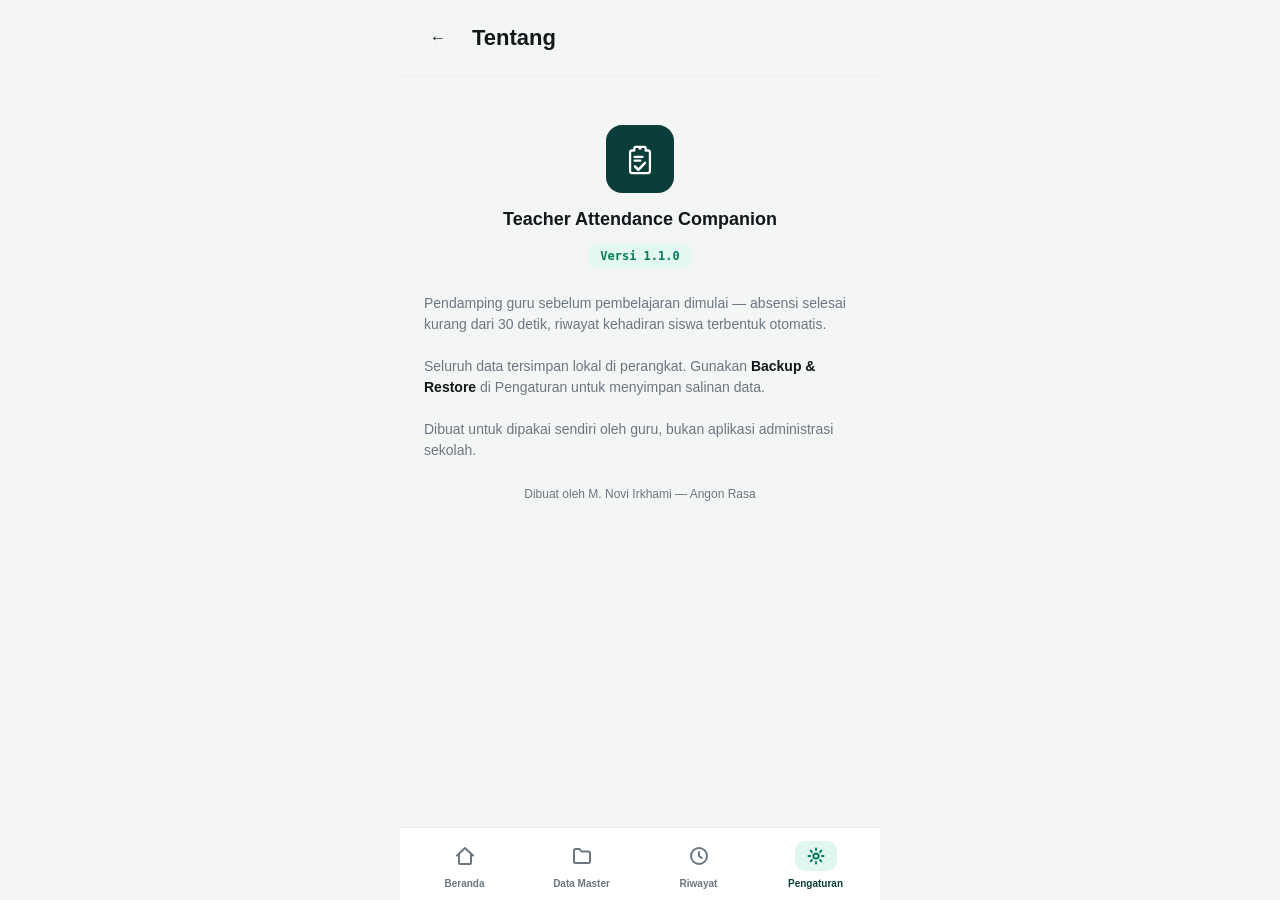
<file: pages/about/index.html>
<!DOCTYPE html>
<html lang="id">
<head>
  <meta charset="UTF-8" />
  <meta name="viewport" content="width=device-width, initial-scale=1.0, viewport-fit=cover" />
  <title>Tentang — Teacher Attendance Companion</title>
  <link rel="stylesheet" href="../../src/styles/tokens.css" />
  <link rel="stylesheet" href="../../src/styles/base.css" />
  <link rel="stylesheet" href="../../src/components/components.css" />
  <link rel="stylesheet" href="./about.css" />
  <link rel="manifest" href="../../manifest.json" />
  <meta name="theme-color" content="#0d9488" />
</head>
<body>
  <div id="app"></div>
  <script type="module" src="./about.js"></script>
  <script>
    if ("serviceWorker" in navigator) {
      window.addEventListener("load", () => {
        navigator.serviceWorker.register("../../service-worker.js");
      });
    }
  </script>
</body>
</html>
</file>
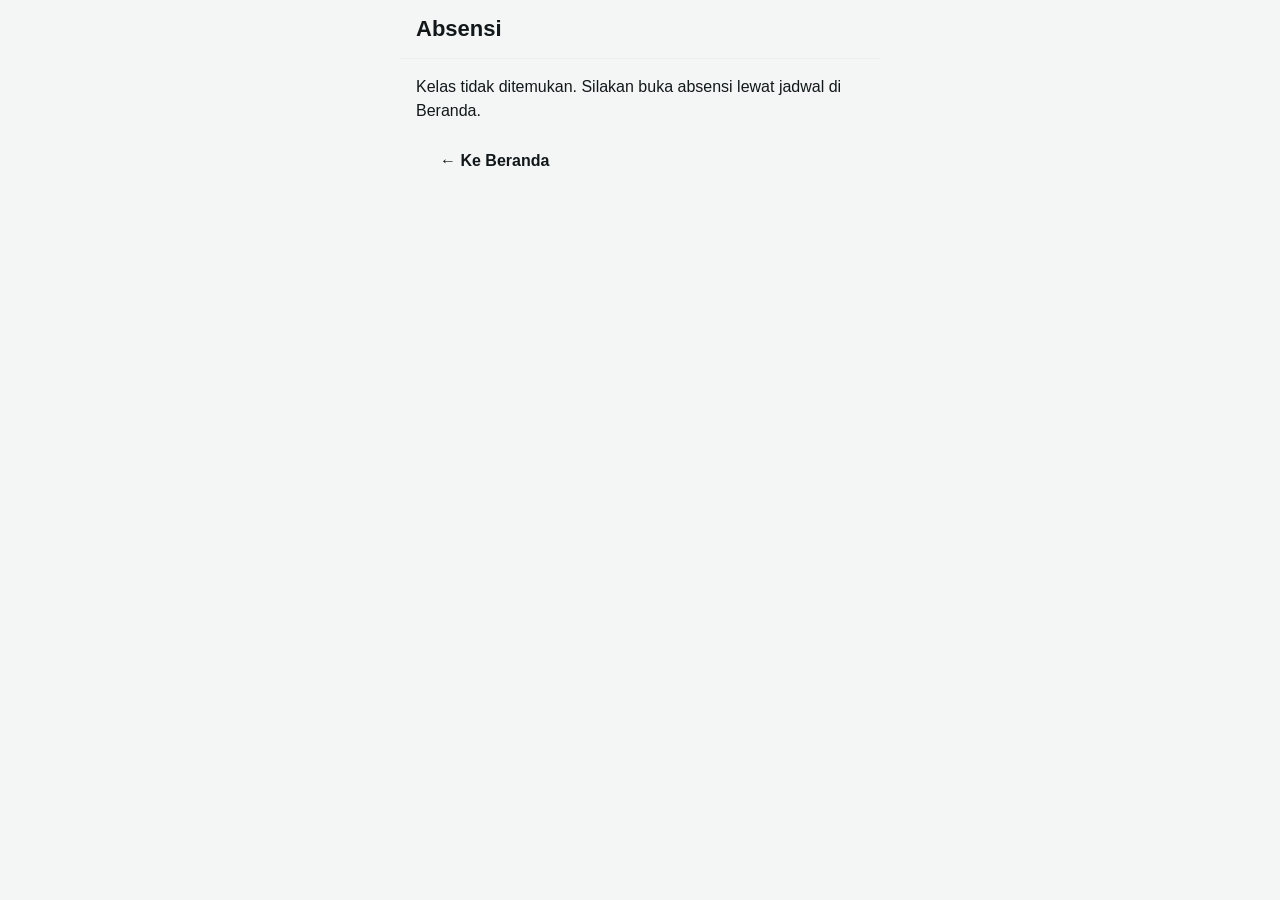
<file: pages/attendance/index.html>
<!DOCTYPE html>
<html lang="id">
<head>
  <meta charset="UTF-8" />
  <meta name="viewport" content="width=device-width, initial-scale=1.0, viewport-fit=cover" />
  <title>Absensi — Teacher Attendance Companion</title>
  <link rel="stylesheet" href="../../src/styles/tokens.css" />
  <link rel="stylesheet" href="../../src/styles/base.css" />
  <link rel="stylesheet" href="../../src/components/components.css" />
  <link rel="stylesheet" href="./attendance.css" />
  <link rel="manifest" href="../../manifest.json" />
  <meta name="theme-color" content="#0d9488" />
</head>
<body>
  <div id="app"></div>
  <script type="module" src="./attendance.js"></script>
  <script>
    if ("serviceWorker" in navigator) {
      window.addEventListener("load", () => {
        navigator.serviceWorker.register("../../service-worker.js");
      });
    }
  </script>
</body>
</html>
</file>
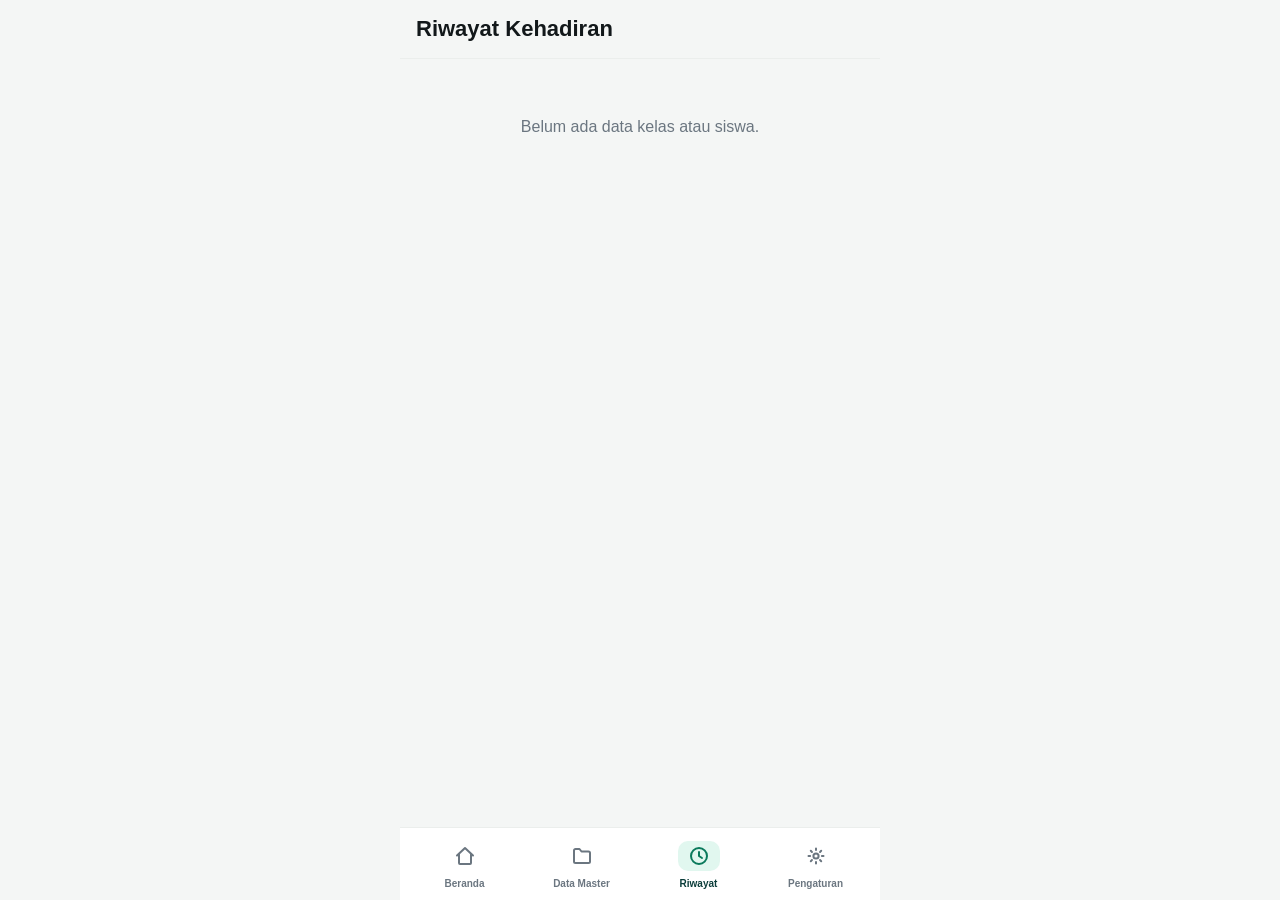
<file: pages/history/index.html>
<!DOCTYPE html>
<html lang="id">
<head>
  <meta charset="UTF-8" />
  <meta name="viewport" content="width=device-width, initial-scale=1.0, viewport-fit=cover" />
  <title>Riwayat Kehadiran — Teacher Attendance Companion</title>
  <link rel="stylesheet" href="../../src/styles/tokens.css" />
  <link rel="stylesheet" href="../../src/styles/base.css" />
  <link rel="stylesheet" href="../../src/components/components.css" />
  <link rel="stylesheet" href="./history.css" />
  <link rel="manifest" href="../../manifest.json" />
  <meta name="theme-color" content="#0d9488" />
</head>
<body>
  <div id="app"></div>
  <script type="module" src="./history.js"></script>
  <script>
    if ("serviceWorker" in navigator) {
      window.addEventListener("load", () => {
        navigator.serviceWorker.register("../../service-worker.js");
      });
    }
  </script>
</body>
</html>
</file>
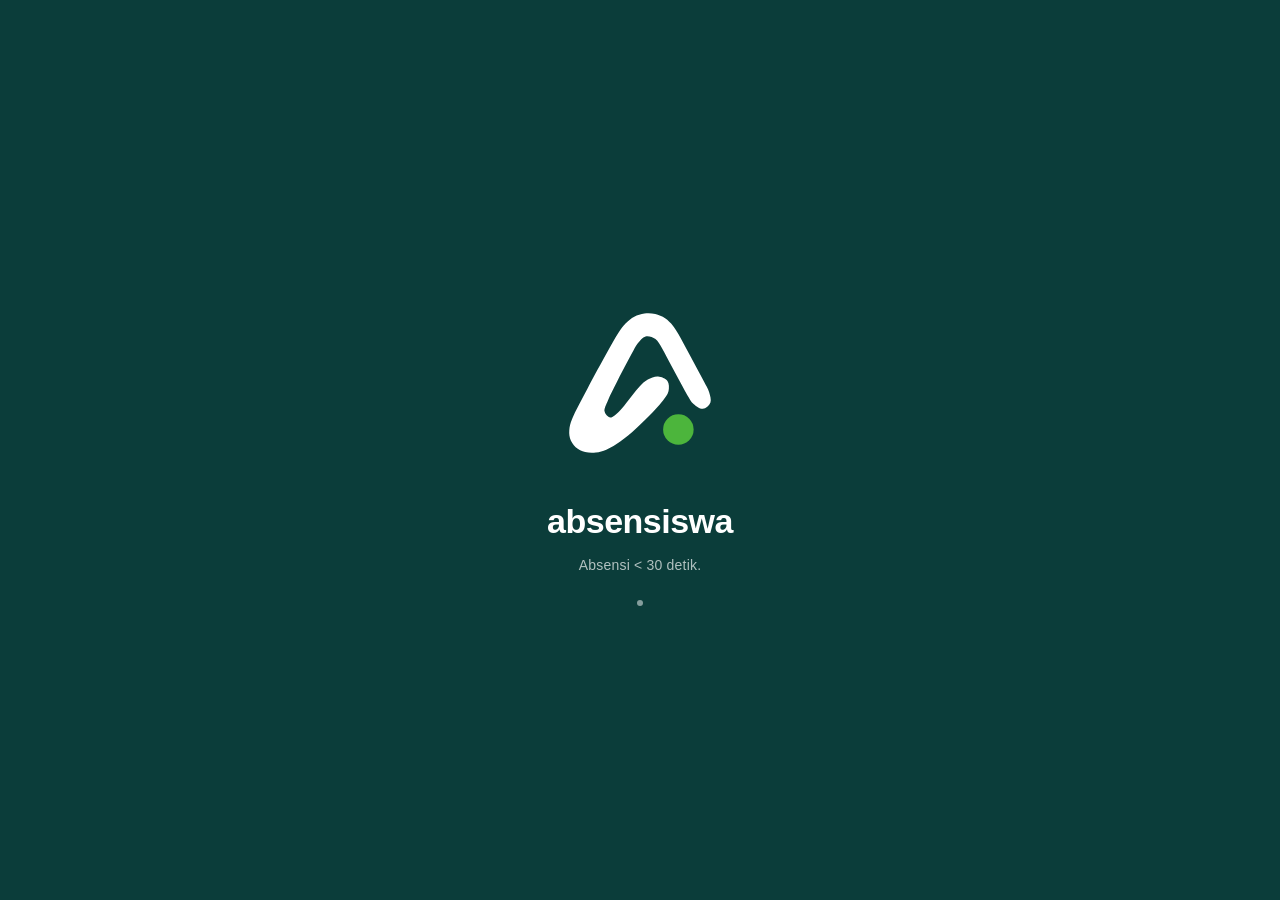
<file: pages/home/index.html>
<!DOCTYPE html>
<html lang="id">
<head>
  <meta charset="UTF-8" />
  <meta name="viewport" content="width=device-width, initial-scale=1.0, viewport-fit=cover" />
  <title>Beranda — Teacher Attendance Companion</title>
  <link rel="stylesheet" href="../../src/styles/tokens.css" />
  <link rel="stylesheet" href="../../src/styles/base.css" />
  <link rel="stylesheet" href="../../src/components/components.css" />
  <link rel="stylesheet" href="../../src/styles/splash.css" />
  <link rel="stylesheet" href="../../src/components/statRing.css" />
  <link rel="stylesheet" href="./home.css" />
  <link rel="manifest" href="../../manifest.json" />
  <meta name="theme-color" content="#0d9488" />
</head>
<body>
   <div id="splash">
    <script>
      // Opsi 2 (perbaikan "splash selalu muncul"): splash cuma boleh tampil
      // saat app BENAR-BENAR baru dibuka (tab/sesi browser baru), bukan
      // setiap kali guru berpindah halaman balik ke Beranda (app ini
      // multi-page, tiap navigasi = full reload index.html).
      //
      // Pakai sessionStorage (bukan document.referrer) karena PWA yang
      // dibuka standalone dari home screen biasanya TIDAK mengirim
      // referrer header sama sekali — kalau dites dari referrer, splash
      // akan tetap selalu tampil justru untuk kasus paling umum (guru
      // buka dari ikon HP), jadi tidak menyelesaikan masalah asli.
      //
      // sessionStorage bertahan selama tab masih terbuka & hilang saat
      // tab/app ditutup — jadi tepat memetakan makna "baru dibuka":
      // sesi baru = splash boleh tampil, sesi yang sama (pindah halaman
      // di dalam app) = splash dilewati.
      window.__isFreshOpen = !sessionStorage.getItem("absensiswaBooted");
      sessionStorage.setItem("absensiswaBooted", "1");
      if (!window.__isFreshOpen) {
        // Sembunyikan sinkron, SEBELUM konten splash sempat dirender/paint,
        // supaya tidak ada kedipan splash sesaat sebelum disembunyikan.
        document.getElementById("splash").style.display = "none";
      }
    </script>
    <div class="stage">
  <svg class="mark" viewBox="0 0 460.07 455.21" xmlns="http://www.w3.org/2000/svg">
    <path class="ink" d="M241.53,50.00 C232.61,51.17 223.37,54.14 215.39,58.32 C207.41,62.51 200.10,68.68 193.64,75.08 C187.18,81.49 181.86,89.22 176.63,96.75 C171.41,104.29 166.96,112.39 162.29,120.32 C157.62,128.24 153.14,136.27 148.63,144.29 C144.12,152.30 139.65,160.34 135.22,168.39 C130.78,176.45 126.40,184.53 122.02,192.62 C117.63,200.70 113.26,208.79 108.92,216.90 C104.58,225.01 100.27,233.13 95.97,241.26 C91.67,249.39 87.36,257.51 83.10,265.66 C78.84,273.81 74.53,281.94 70.40,290.16 C66.28,298.37 61.74,306.46 58.34,314.96 C54.94,323.47 51.21,332.27 50.00,341.19 C48.79,350.11 48.48,360.09 51.08,368.47 C53.68,376.86 59.12,385.58 65.59,391.47 C72.07,397.36 81.30,401.54 89.92,403.83 C98.54,406.12 108.33,406.21 117.31,405.21 C126.29,404.21 135.34,401.22 143.81,397.82 C152.28,394.43 160.33,389.69 168.12,384.86 C175.91,380.03 183.28,374.44 190.55,368.82 C197.82,363.20 204.81,357.20 211.74,351.15 C218.66,345.11 225.44,338.88 232.11,332.55 C238.77,326.22 245.29,319.72 251.72,313.15 C258.15,306.58 264.49,299.91 270.68,293.11 C276.87,286.31 283.49,279.75 288.86,272.36 C294.22,264.98 300.98,257.11 302.88,248.78 C304.77,240.44 304.69,228.67 300.23,222.35 C295.78,216.04 284.50,211.53 276.13,210.90 C267.77,210.26 257.88,214.34 250.02,218.57 C242.17,222.79 235.42,229.75 228.99,236.24 C222.56,242.74 217.22,250.37 211.47,257.54 C205.71,264.71 200.27,272.13 194.46,279.26 C188.65,286.38 183.32,294.20 176.62,300.29 C169.91,306.38 160.44,315.96 154.21,315.80 C147.99,315.64 140.38,306.43 139.27,299.33 C138.15,292.23 144.20,281.70 147.55,273.19 C150.90,264.67 155.34,256.53 159.35,248.25 C163.35,239.97 167.45,231.74 171.59,223.53 C175.73,215.32 179.96,207.15 184.21,198.99 C188.45,190.84 192.74,182.70 197.06,174.58 C201.37,166.46 205.63,158.30 210.11,150.27 C214.58,142.24 218.21,133.36 223.91,126.39 C229.60,119.43 236.67,110.39 244.28,108.46 C251.89,106.54 262.67,110.06 269.56,114.83 C276.45,119.60 280.78,129.33 285.64,137.09 C290.49,144.85 294.35,153.28 298.68,161.40 C303.01,169.51 307.29,177.65 311.62,185.76 C315.96,193.87 320.31,201.97 324.68,210.07 C329.05,218.16 333.43,226.24 337.83,234.32 C342.24,242.39 346.27,250.72 351.11,258.50 C355.96,266.28 360.31,275.21 366.90,281.02 C373.49,286.84 383.47,294.03 390.67,293.39 C397.86,292.76 407.42,284.40 410.07,277.21 C412.72,270.02 409.17,258.87 406.57,250.24 C403.98,241.62 398.70,233.64 394.52,225.45 C390.34,217.27 385.84,209.24 381.51,201.12 C377.17,193.01 372.86,184.89 368.52,176.78 C364.19,168.67 359.85,160.56 355.50,152.46 C351.14,144.36 346.77,136.27 342.39,128.19 C338.01,120.10 333.95,111.82 329.24,103.93 C324.53,96.05 319.99,87.86 314.15,80.87 C308.31,73.88 301.71,66.94 294.17,62.01 C286.64,57.08 277.73,53.29 268.95,51.29 C260.18,49.28 250.46,48.83 241.53,50.00 Z"/>
    <circle class="dot" cx="328.10" cy="346.36" r="39.00" fill="#4CB53C"/>
  </svg>

  <div class="wordmark">absensiswa</div>
  <div class="tagline">Absensi &lt; 30 detik.</div>
  <div class="pulse"></div>
</div>
    
  </div>
  <div id="app"></div>
  <script type="module" src="./home.js"></script>
  <script>
    if ("serviceWorker" in navigator) {
      window.addEventListener("load", () => {
        navigator.serviceWorker.register("../../service-worker.js");
      });
    }
  </script>
  
  
</body>
</html>
</file>
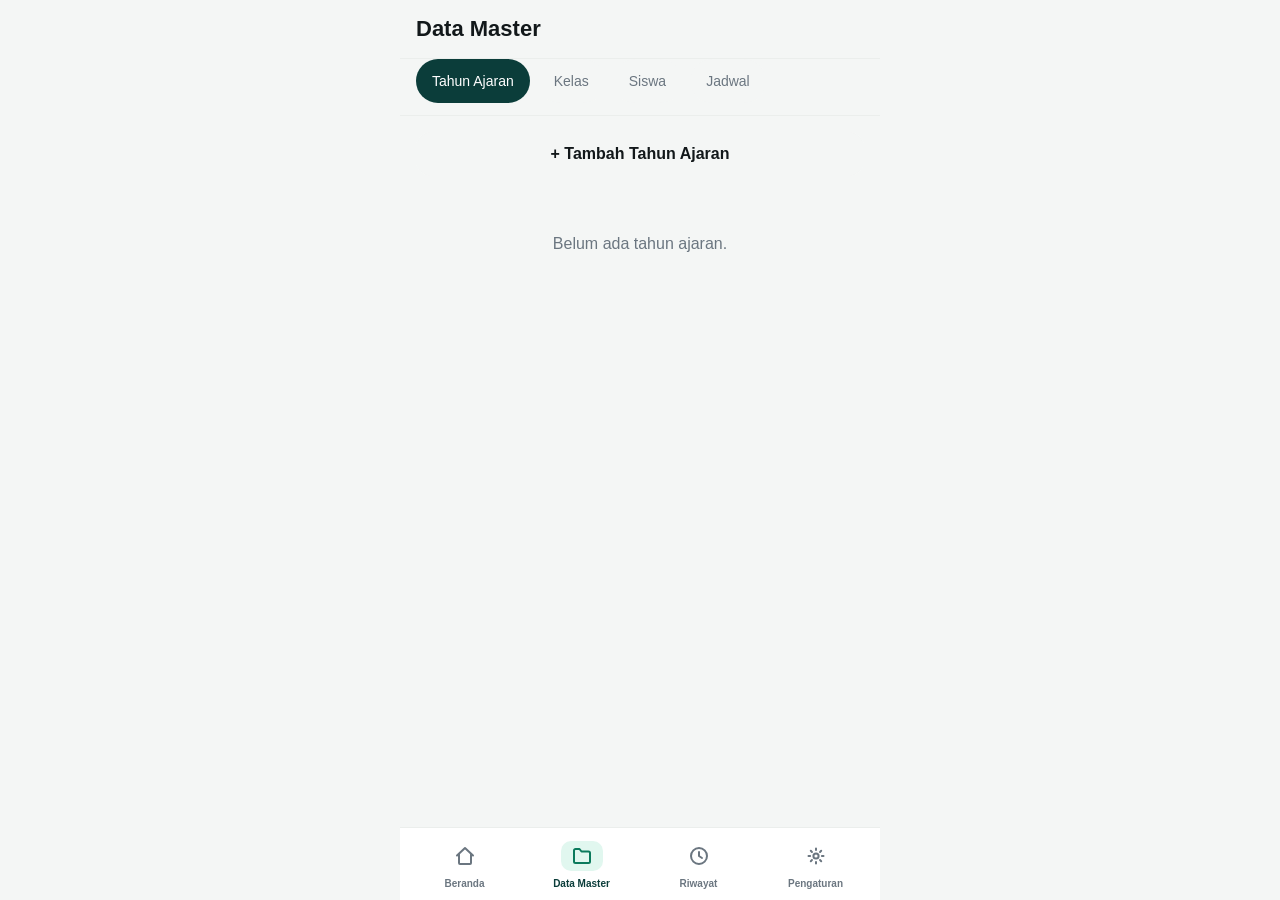
<file: pages/master-data/index.html>
<!DOCTYPE html>
<html lang="id">
<head>
  <meta charset="UTF-8" />
  <meta name="viewport" content="width=device-width, initial-scale=1.0, viewport-fit=cover" />
  <title>Data Master — Teacher Attendance Companion</title>
  <link rel="stylesheet" href="../../src/styles/tokens.css" />
  <link rel="stylesheet" href="../../src/styles/base.css" />
  <link rel="stylesheet" href="../../src/components/components.css" />
  <link rel="stylesheet" href="./master-data.css" />
  <link rel="manifest" href="../../manifest.json" />
  <meta name="theme-color" content="#0d9488" />
</head>
<body>
  <div id="app"></div>
  <script type="module" src="./master-data.js"></script>
  <script>
    if ("serviceWorker" in navigator) {
      window.addEventListener("load", () => {
        navigator.serviceWorker.register("../../service-worker.js");
      });
    }
  </script>
</body>
</html>
</file>
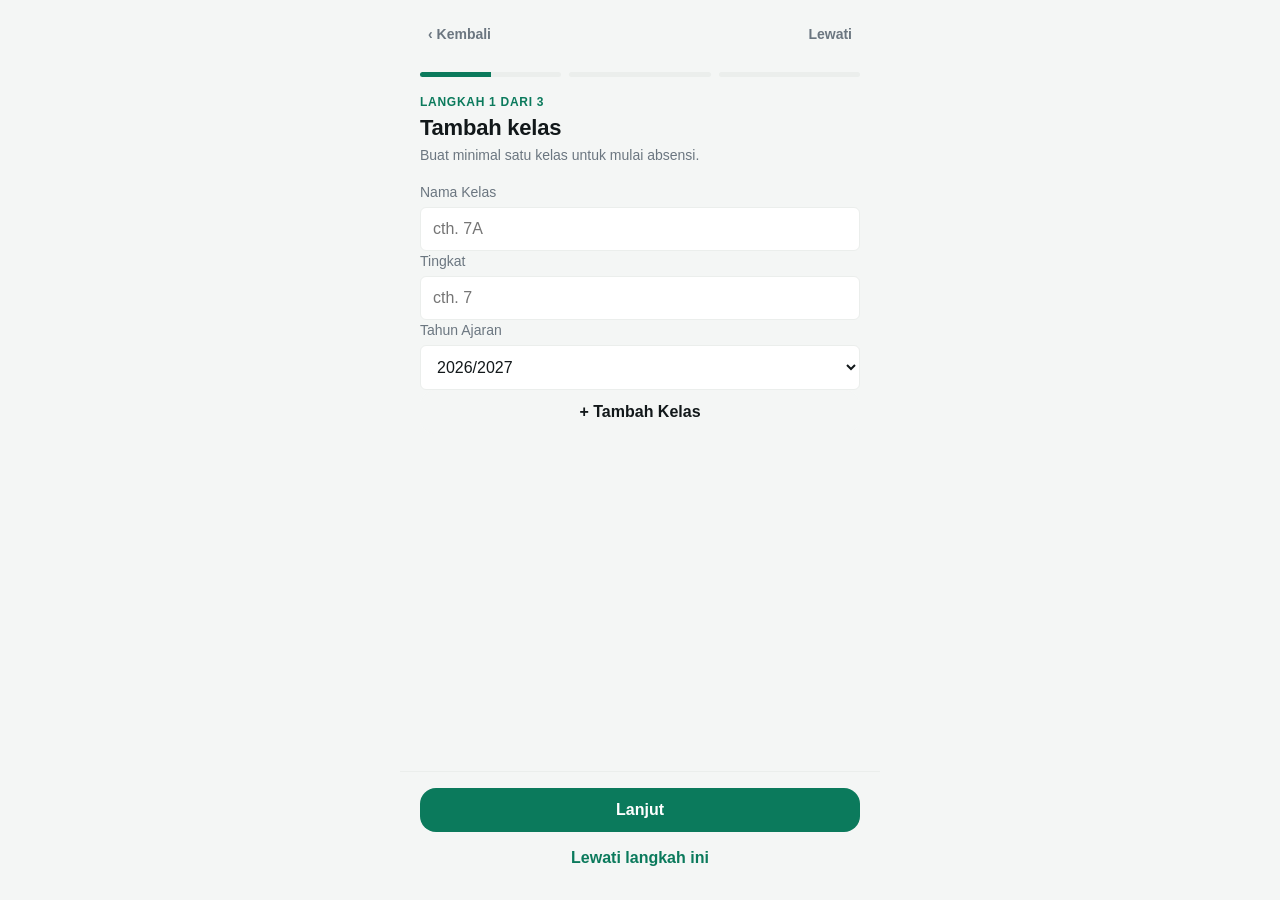
<file: pages/onboarding-wizard/index.html>
<!DOCTYPE html>
<html lang="id">
<head>
  <meta charset="UTF-8" />
  <meta name="viewport" content="width=device-width, initial-scale=1.0, viewport-fit=cover" />
  <title>Setup Awal — Teacher Attendance Companion</title>
  <link rel="stylesheet" href="../../src/styles/tokens.css" />
  <link rel="stylesheet" href="../../src/styles/base.css" />
  <link rel="stylesheet" href="../../src/components/components.css" />
  <link rel="stylesheet" href="./wizard.css" />
  <link rel="manifest" href="../../manifest.json" />
  <meta name="theme-color" content="#0d9488" />
</head>
<body>
  <div id="app"></div>
  <script type="module" src="./wizard.js"></script>
  <script>
    if ("serviceWorker" in navigator) {
      window.addEventListener("load", () => {
        navigator.serviceWorker.register("../../service-worker.js");
      });
    }
  </script>
</body>
</html>
</file>
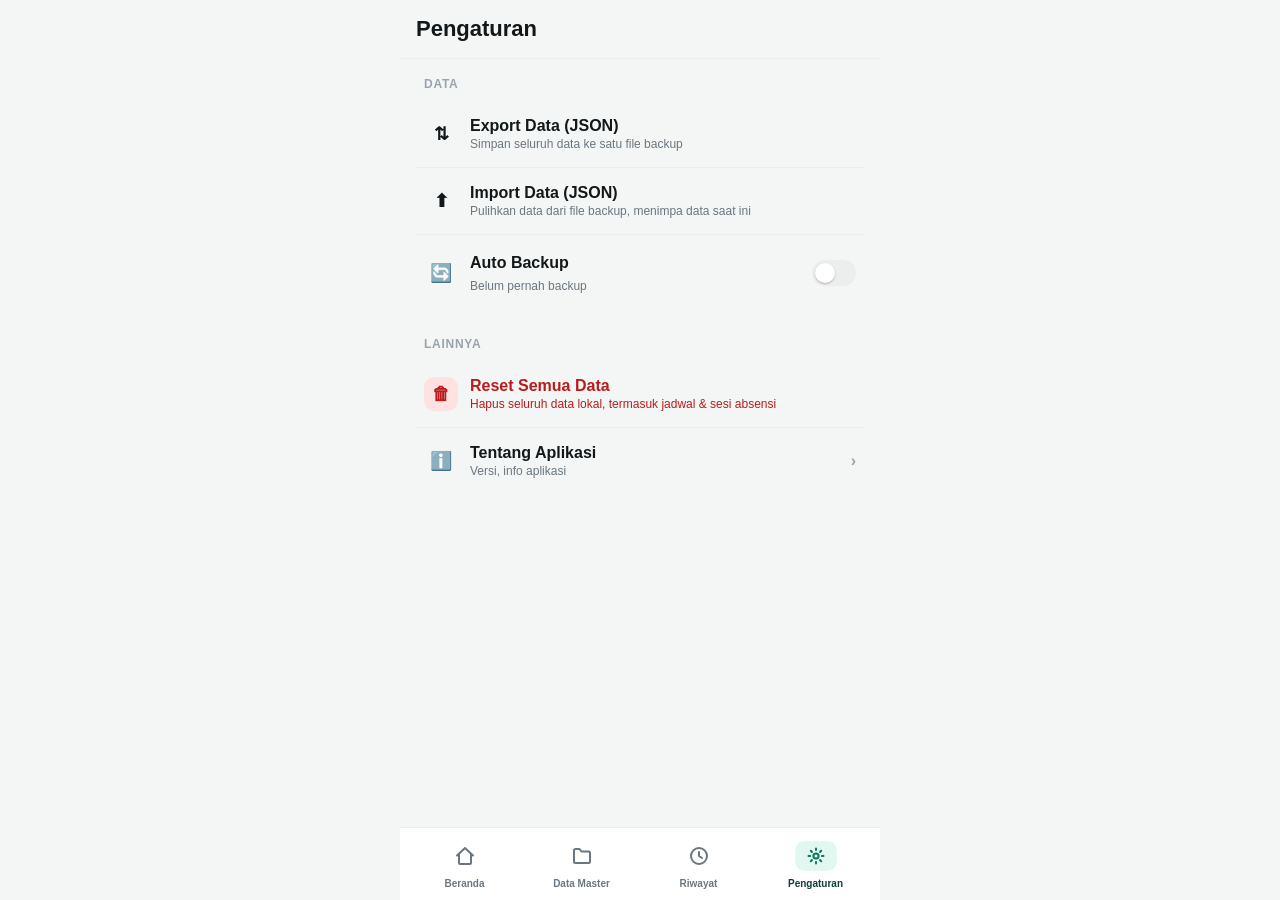
<file: pages/settings/index.html>
<!DOCTYPE html>
<html lang="id">
<head>
  <meta charset="UTF-8" />
  <meta name="viewport" content="width=device-width, initial-scale=1.0, viewport-fit=cover" />
  <title>Pengaturan — Teacher Attendance Companion</title>
  <link rel="stylesheet" href="../../src/styles/tokens.css" />
  <link rel="stylesheet" href="../../src/styles/base.css" />
  <link rel="stylesheet" href="../../src/components/components.css" />
  <link rel="stylesheet" href="./settings.css" />
  <link rel="manifest" href="../../manifest.json" />
  <meta name="theme-color" content="#0d9488" />
</head>
<body>
  <div id="app"></div>
  <script type="module" src="./settings.js"></script>
  <script>
    if ("serviceWorker" in navigator) {
      window.addEventListener("load", () => {
        navigator.serviceWorker.register("../../service-worker.js");
      });
    }
  </script>
</body>
</html>
</file>
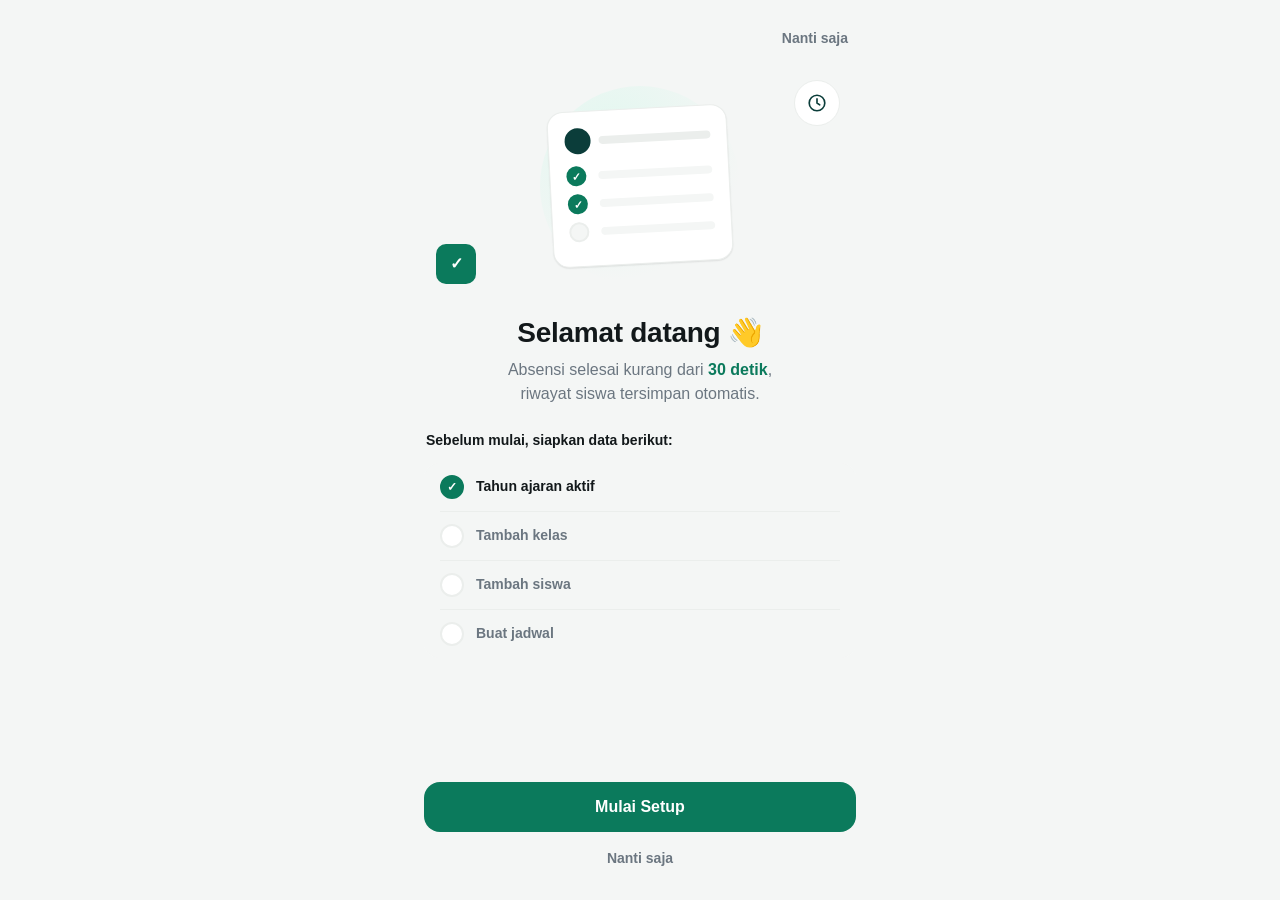
<file: pages/welcome/index.html>
<!DOCTYPE html>
<html lang="id">
<head>
  <meta charset="UTF-8" />
  <meta name="viewport" content="width=device-width, initial-scale=1.0, viewport-fit=cover" />
  <title>Selamat Datang — Teacher Attendance Companion</title>
  <link rel="stylesheet" href="../../src/styles/tokens.css" />
  <link rel="stylesheet" href="../../src/styles/base.css" />
  <link rel="stylesheet" href="../../src/components/components.css" />
  <link rel="stylesheet" href="./welcome.css" />
  <link rel="manifest" href="../../manifest.json" />
  <meta name="theme-color" content="#0d9488" />
</head>
<body>
  <div id="app"></div>
  <script type="module" src="./welcome.js"></script>
  <script>
    if ("serviceWorker" in navigator) {
      window.addEventListener("load", () => {
        navigator.serviceWorker.register("../../service-worker.js");
      });
    }
  </script>
</body>
</html>
</file>
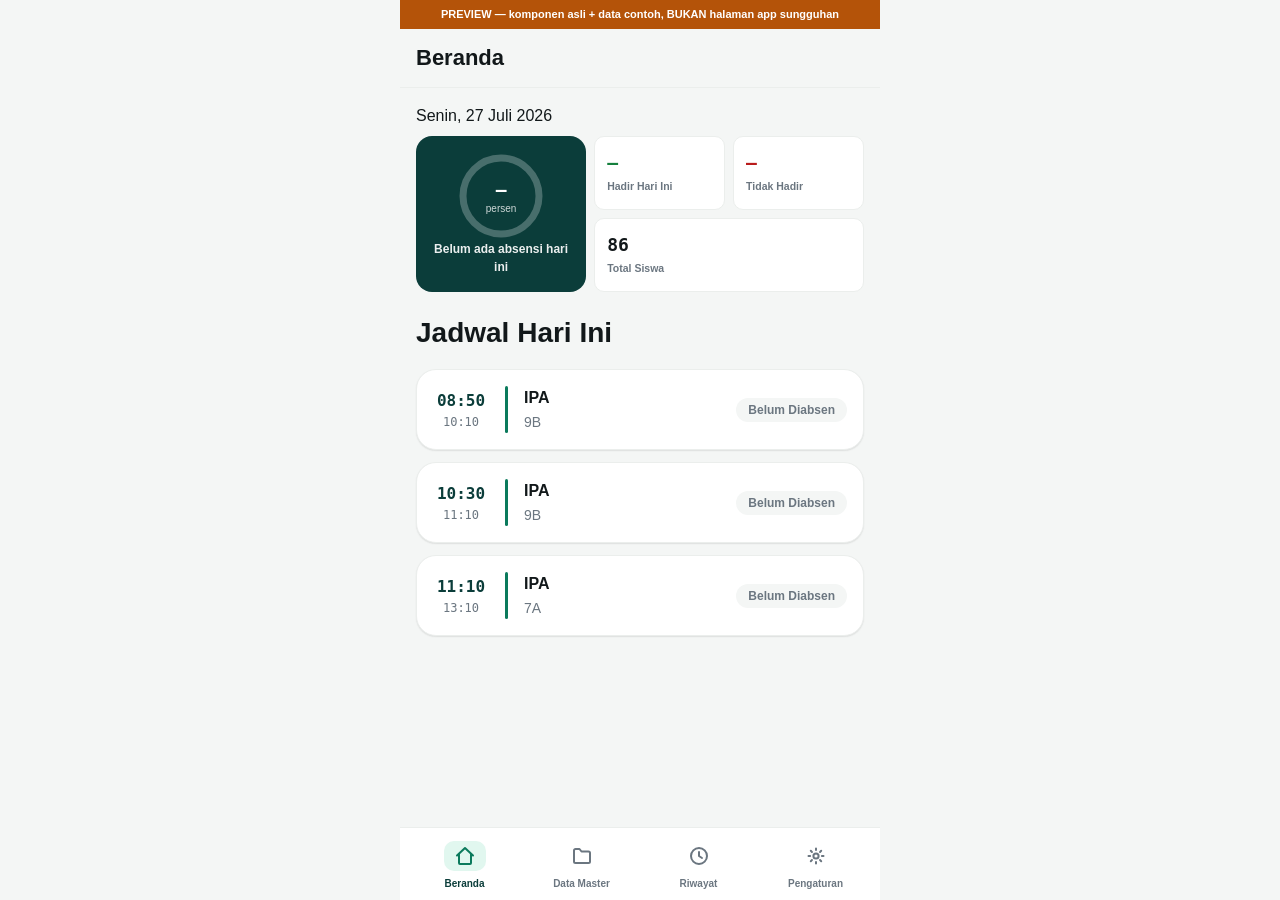
<file: pages/_preview/home-filled.html>
<!DOCTYPE html>
<html lang="id">
<head>
  <meta charset="UTF-8" />
  <meta name="viewport" content="width=device-width, initial-scale=1.0, viewport-fit=cover" />
  <title>PREVIEW — Beranda Terisi (komponen asli)</title>
  <link rel="stylesheet" href="../../src/styles/tokens.css" />
  <link rel="stylesheet" href="../../src/styles/base.css" />
  <link rel="stylesheet" href="../../src/components/components.css" />
  <link rel="stylesheet" href="../../src/components/statRing.css" />
  <link rel="stylesheet" href="../home/home.css" />
  <meta name="theme-color" content="#0d9488" />
  <style>
    /* Cuma buat halaman preview ini: pita kuning penanda supaya tidak
       ketuker sama halaman app sungguhan. TIDAK ada di home.css asli. */
    .preview-banner {
      background: #B45309;
      color: #fff;
      font-size: 11px;
      font-weight: 700;
      text-align: center;
      padding: 6px;
    }
  </style>
</head>
<body>
  <div class="preview-banner">PREVIEW — komponen asli + data contoh, BUKAN halaman app sungguhan</div>
  <div id="app"></div>

  <script type="module">
    import { AppBar, BottomNav, Card, Badge } from "../../src/components/components.js";
    import { StatCardGroup } from "../../src/components/statRing.js";

    const app = document.getElementById("app");

    // Data contoh — sengaja disamakan persis dengan mockup-redesign-v2.html
    // (86 total siswa, 3 jadwal IPA 9B/9B/7A, semua "Belum Diabsen").
    const SAMPLE_SCHEDULES = [
      { startTime: "08:50", endTime: "10:10", subject: "IPA", className: "9B" },
      { startTime: "10:30", endTime: "11:10", subject: "IPA", className: "9B" },
      { startTime: "11:10", endTime: "13:10", subject: "IPA", className: "7A" },
    ];

    app.appendChild(AppBar({ title: "Beranda" }));
    app.appendChild(BottomNav({ active: "beranda" }));

    const main = document.createElement("main");

    const dateEl = document.createElement("div");
    dateEl.className = "home-date";
    dateEl.textContent = "Senin, 27 Juli 2026";
    main.appendChild(dateEl);

    main.appendChild(
      StatCardGroup({
        percent: null, // null -> tampil "–" persis seperti mockup (belum ada yang diabsen)
        hadirHariIni: 0,
        tidakHadir: 0,
        totalSiswa: 86,
      })
    );

    const heading = document.createElement("h1");
    heading.className = "home-heading";
    heading.textContent = "Jadwal Hari Ini";
    main.appendChild(heading);

    const list = document.createElement("div");
    list.className = "schedule-list";

    SAMPLE_SCHEDULES.forEach((sch) => {
      const row = document.createElement("div");
      row.className = "schedule-row";

      const timeEl = document.createElement("div");
      timeEl.className = "schedule-time";
      timeEl.innerHTML = `<span>${sch.startTime}</span><span class="schedule-time__end">${sch.endTime}</span>`;
      row.appendChild(timeEl);

      const bar = document.createElement("div");
      bar.className = "schedule-bar";
      row.appendChild(bar);

      const info = document.createElement("div");
      info.className = "schedule-main";
      info.innerHTML = `<span class="schedule-subject">${sch.subject}</span><span class="schedule-class">${sch.className}</span>`;
      row.appendChild(info);

      row.appendChild(Badge({ status: null, label: "Belum Diabsen" }));

      list.appendChild(Card({ content: row, pressable: true }));
    });

    main.appendChild(list);
    app.appendChild(main);
  </script>
</body>
</html>
</file>
<file: src/styles/tokens.css>
/*
  Design Tokens — Teacher Attendance Companion
  Konsep: "Buku Absen Digital" — cepat dibaca, cepat disentuh.
  Warna status BUKAN dekorasi — warna mengkodekan makna (Hadir/Izin/Sakit/Alpha).
*/

:root {
  /* ---------- Color: Base ----------
     Diperbarui mengikuti mockup-redesign-v2.html (Roadmap Redesign R1.1):
     latar utama jadi off-white kehijauan (canvas), card tetap putih murni
     di atasnya, supaya card terlihat "naik" dari latar tanpa perlu shadow tebal. */
  --color-bg: #F4F6F5;
  --color-surface: #FFFFFF;
  --color-surface-sunken: #F4F6F5;
  --color-border: #EBEEEC;
  --color-ink: #12181A;
  --color-ink-muted: #6B7680;
  --color-ink-faint: #9AA3AB;

  /* ---------- Color: Primary (app bar, header, kartu hero gelap) ---------- */
  --color-primary: #0B3D3A;
  --color-primary-hover: #082B29;
  --color-primary-tint: #E3ECEA;

  /* ---------- Color: Accent (baru — CTA utama, FAB, tab aktif)
     Mockup pakai emerald cerah #12B589, tapi teks/ikon putih di atasnya
     cuma dapat kontras 2.63:1 (gagal WCAG AA, minimal 3:1 untuk elemen
     non-teks). Nilai di bawah digelapkan sedikit dari mockup supaya tetap
     terlihat sebagai "emerald cerah" namun teks putih di atasnya lolos
     AA (≈5.3:1). Keputusan final — lihat catatan kontras di akhir file. */
  --color-accent: #0B7A5C;
  --color-accent-hover: #096449;
  --color-accent-tint: #E1F7EF;

  /* ---------- Color: Status Kehadiran (fungsional, bukan dekoratif)
     Mengikuti arah warna mockup v2 (hijau/amber/indigo/merah yang lebih
     hidup dibanding versi lama), tapi tone disesuaikan (bukan hex persis
     mockup) supaya teks status di atas tint-nya tetap lolos kontras AA
     4.5:1 — nilai mentah mockup untuk beberapa warna ini gagal AA saat
     dipakai sebagai teks kecil di atas tint. Keputusan final — lihat
     catatan kontras di akhir file. */
  --color-present: #15803D;
  --color-present-tint: #DCFCE7;
  --color-permission: #B45309;
  --color-permission-tint: #FEF3C7;
  --color-sick: #4F46E5;
  --color-sick-tint: #E0E7FF;
  --color-absent: #B91C1C;
  --color-absent-tint: #FEE2E2;

  /* ---------- Color: Semantic ---------- */
  --color-danger: #B91C1C;
  --color-warning: #B45309;
  --color-success: #15803D;

  /* ---------- Typography ---------- */
  --font-display: -apple-system, "Segoe UI", Roboto, "Helvetica Neue", Arial, sans-serif;
  --font-body: -apple-system, "Segoe UI", Roboto, "Helvetica Neue", Arial, sans-serif;
  --font-data: ui-monospace, "SF Mono", "Cascadia Mono", "Roboto Mono", monospace;

  --text-xs: 0.75rem;   /* 12px - caption, metadata */
  --text-sm: 0.875rem;  /* 14px - secondary text */
  --text-base: 1rem;    /* 16px - body */
  --text-lg: 1.125rem;  /* 18px - subtitle */
  --text-xl: 1.375rem;  /* 22px - section title */
  --text-2xl: 1.75rem;  /* 28px - page title */

  --weight-regular: 400;
  --weight-medium: 500;
  --weight-semibold: 600;
  --weight-bold: 700;

  --leading-tight: 1.2;
  --leading-normal: 1.5;

  /* ---------- Spacing (4px scale) ---------- */
  --space-1: 4px;
  --space-2: 8px;
  --space-3: 12px;
  --space-4: 16px;
  --space-5: 20px;
  --space-6: 24px;
  --space-8: 32px;
  --space-10: 40px;
  --space-12: 48px;

  /* ---------- Radius ---------- */
  --radius-sm: 6px;
  --radius-md: 10px;
  --radius-lg: 16px;
  --radius-full: 999px;

  /* ---------- Elevation ---------- */
  --elevation-0: none;
  --elevation-1: 0 1px 2px rgba(28, 30, 27, 0.06), 0 1px 1px rgba(28, 30, 27, 0.04);
  --elevation-2: 0 2px 8px rgba(28, 30, 27, 0.08), 0 1px 2px rgba(28, 30, 27, 0.06);
  --elevation-3: 0 8px 24px rgba(28, 30, 27, 0.14), 0 2px 6px rgba(28, 30, 27, 0.08);

  /* ---------- Motion ---------- */
  --duration-fast: 120ms;
  --duration-normal: 200ms;
  --easing-standard: cubic-bezier(0.2, 0, 0, 1);

  /* ---------- Layout ---------- */
  --tap-target-min: 44px;
  --app-max-width: 480px;
}

/*
  ---------- Catatan Roadmap Redesign R1 (Design Tokens) ----------

  R1.3 — Font: TIDAK memakai Google Fonts (Inter/JetBrains Mono) seperti di
  mockup HTML. Aplikasi ini "Offline First" (lihat Blueprint & Agents-rules),
  sementara font Google dimuat dari CDN dan butuh koneksi saat pertama kali
  dibuka. --font-display/--font-body/--font-data tetap pakai system font
  stack yang sudah ada (juga sudah terasa native di HP masing-masing OS).
  --font-data (ui-monospace dst.) sudah cukup mendekati kesan "JetBrains Mono"
  untuk angka statistik tanpa perlu unduhan tambahan.

  R1.4 — Smoke test kontras (WCAG AA, target 4.5:1 teks normal / 3:1 elemen
  non-teks besar), dihitung dari nilai FINAL di atas:
    ink        di atas bg              17.9 : 1   ✅
    ink-muted  di atas bg               4.6 : 1   ✅
    ink-faint  di atas bg               2.6 : 1   (dekoratif saja, bukan teks wajib baca)
    putih      di atas primary (teal)  12.1 : 1   ✅
    putih      di atas accent          ~5.3 : 1   ✅
    present    di atas present-tint    ~4.6 : 1   ✅
    permission di atas permission-tint ~4.5 : 1   ✅
    sick       di atas sick-tint       ~5.1 : 1   ✅
    absent     di atas absent-tint     ~5.3 : 1   ✅
  Semua pasangan teks-di-atas-background yang dipakai untuk label/status
  lolos ambang AA. --color-ink-faint sengaja tetap kontras rendah karena
  cuma dipakai untuk elemen dekoratif/tersier (bukan teks yang wajib dibaca).
  Ini nilai final yang dipakai (bukan hex mentah mockup) — sudah dikonfirmasi
  dengan pemilik project.
*/
</file>
<file: src/styles/base.css>
/* Base reset — mobile-first */

*, *::before, *::after { box-sizing: border-box; }

html, body {
  margin: 0;
  padding: 0;
  background: var(--color-bg);
  color: var(--color-ink);
  font-family: var(--font-body);
  font-size: var(--text-base);
  line-height: var(--leading-normal);
  -webkit-tap-highlight-color: transparent;
}

body {
  max-width: var(--app-max-width);
  margin-inline: auto;
  min-height: 100dvh;
}

h1, h2, h3, p { margin: 0; }

h1 { font-size: var(--text-2xl); font-weight: var(--weight-bold); line-height: var(--leading-tight); }
h2 { font-size: var(--text-xl); font-weight: var(--weight-semibold); line-height: var(--leading-tight); }
h3 { font-size: var(--text-lg); font-weight: var(--weight-semibold); line-height: var(--leading-tight); }

button, input, select {
  font-family: inherit;
  font-size: inherit;
  color: inherit;
}

button {
  cursor: pointer;
  min-height: var(--tap-target-min);
}

/* Visible keyboard focus — accessibility floor */
:focus-visible {
  outline: 2px solid var(--color-primary);
  outline-offset: 2px;
}

@media (prefers-reduced-motion: reduce) {
  *, *::before, *::after {
    animation-duration: 0.001ms !important;
    transition-duration: 0.001ms !important;
  }
}

main {
  padding: var(--space-4);
  padding-bottom: var(--space-12);
}

/* Halaman dengan BottomNav (lihat BottomNav() di components.js) butuh
   ruang bawah ekstra supaya baris/kartu terakhir tidak ketutup tab bar. */
.has-bottomnav main {
  padding-bottom: calc(84px + env(safe-area-inset-bottom, 0px));
}

/* ---------- Loading & Error states (Milestone 9 Polish) ---------- */
.page-loading {
  display: flex;
  flex-direction: column;
  align-items: center;
  justify-content: center;
  gap: var(--space-3);
  padding: var(--space-12) var(--space-4);
  color: var(--color-ink-muted);
  font-size: var(--text-sm);
}
.page-loading__spinner {
  width: 28px;
  height: 28px;
  border-radius: 50%;
  border: 3px solid var(--color-border);
  border-top-color: var(--color-primary);
  animation: spin 700ms linear infinite;
}
@keyframes spin { to { transform: rotate(360deg); } }

.page-error {
  display: flex;
  flex-direction: column;
  align-items: center;
  justify-content: center;
  gap: var(--space-2);
  padding: var(--space-12) var(--space-4);
  color: var(--color-danger);
  text-align: center;
}

/* ---------- Toast (feedback + undo) ---------- */
.toast {
  position: fixed;
  left: 50%;
  bottom: var(--space-6);
  transform: translateX(-50%);
  max-width: calc(var(--app-max-width) - var(--space-8));
  width: calc(100% - var(--space-8));
  background: var(--color-ink);
  color: #fff;
  border-radius: var(--radius-md);
  padding: var(--space-3) var(--space-4);
  display: flex;
  align-items: center;
  justify-content: space-between;
  gap: var(--space-3);
  box-shadow: var(--elevation-3);
  z-index: 200;
  animation: toastIn var(--duration-normal) var(--easing-standard);
  font-size: var(--text-sm);
}
.toast__undo {
  background: none;
  border: none;
  color: #fff;
  font-weight: var(--weight-semibold);
  text-decoration: underline;
  min-height: auto;
  padding: var(--space-1);
}
@keyframes toastIn {
  from { opacity: 0; transform: translate(-50%, 12px); }
  to { opacity: 1; transform: translate(-50%, 0); }
}
</file>
<file: src/components/components.css>
/* ================= Button ================= */
.btn {
  display: inline-flex;
  align-items: center;
  justify-content: center;
  gap: var(--space-2);
  padding: var(--space-3) var(--space-6);
  border-radius: 16px; /* R2.1 — lebih bulat dari skala radius umum (mockup: 14-16px), khusus tombol */
  border: none;
  font-weight: var(--weight-bold);
  font-size: var(--text-base);
  min-height: var(--tap-target-min);
  transition: background var(--duration-fast) var(--easing-standard),
              transform var(--duration-fast) var(--easing-standard);
}
.btn:active { transform: scale(0.98); }

/* R2.1 — CTA utama sekarang pakai --color-accent (emerald), bukan --color-primary
   (teal). Teal tetap dipakai di tempat lain (app bar/header, kartu hero) —
   accent adalah warna "ajakan bertindak" sesuai peran barunya di R1. */
.btn--primary { background: var(--color-accent); color: #fff; }
.btn--primary:hover { background: var(--color-accent-hover); }

.btn--secondary { background: var(--color-surface-sunken); color: var(--color-ink); }
.btn--secondary:hover { background: var(--color-border); }

.btn--danger { background: var(--color-danger); color: #fff; }

/* R2.2 — tombol sekunder tanpa background, dipakai untuk aksi seperti
   "Lewati" / "Batal" / "Kembali". Warna teks accent (bukan mockup persis
   --muted/--faint) supaya tetap terasa sebagai tombol yang bisa ditekan,
   bukan teks pasif — konsisten dengan .btn--primary. */
.btn--ghost { background: transparent; color: var(--color-accent); }
.btn--ghost:hover { background: var(--color-accent-tint); }

.btn--block { width: 100%; }
.btn:disabled { opacity: 0.5; cursor: not-allowed; }

/* ================= Input ================= */
.field { display: flex; flex-direction: column; gap: var(--space-1); }
.field__label {
  font-size: var(--text-sm);
  font-weight: var(--weight-medium);
  color: var(--color-ink-muted);
}
.field__input {
  border: 1px solid var(--color-border);
  border-radius: var(--radius-sm);
  padding: var(--space-3);
  background: var(--color-surface);
  min-height: var(--tap-target-min);
}
.field__input:focus { border-color: var(--color-primary); }
.field__error { font-size: var(--text-xs); color: var(--color-danger); }

/* ================= Card ================= */
.card {
  background: var(--color-surface);
  border: 1px solid var(--color-border);
  border-radius: 20px; /* R2.3 — mockup: 18-22px, lebih lembut dari --radius-lg (16px) lama */
  padding: var(--space-4);
  box-shadow: var(--elevation-1);
}
.card--pressable { cursor: pointer; transition: box-shadow var(--duration-fast) var(--easing-standard); }
.card--pressable:active { box-shadow: var(--elevation-0); transform: scale(0.995); }

/* ================= Badge ================= */
.badge {
  display: inline-flex;
  align-items: center;
  gap: var(--space-1);
  font-size: var(--text-xs);
  font-weight: var(--weight-bold);
  padding: 6px var(--space-3); /* R2.4 — sedikit lebih lega dari 4px/12px, mendekati proporsi pill mockup */
  border-radius: var(--radius-full);
  line-height: 1;
}
.badge--present  { background: var(--color-present-tint);    color: var(--color-present); }
.badge--permission { background: var(--color-permission-tint); color: var(--color-permission); }
.badge--sick      { background: var(--color-sick-tint);      color: var(--color-sick); }
.badge--absent    { background: var(--color-absent-tint);    color: var(--color-absent); }
.badge--neutral   { background: var(--color-surface-sunken); color: var(--color-ink-muted); }

/* Penyempurnaan (audit 2026-07-29, P0 09-UX-Roadmap.md / MVP2 Milestone 8) —
   badge "Belum Dikonfirmasi" untuk sesi berstatus draft (autosave, belum
   ditekan Simpan) di Riwayat per Kelas. Sengaja pakai token netral (ink-muted
   / surface-sunken), BUKAN salah satu token status kehadiran (present/
   permission/sick/absent) — badge ini menandakan status SESI (administratif),
   bukan status kehadiran siswa. Kalau dipakai token warna status (mis.
   --color-permission, yang artinya sudah "dipatenkan" = Izin), guru bisa
   salah baca badge ini seolah ada siswa izin, padahal bukan. */
.badge--draft     { background: var(--color-surface-sunken); color: var(--color-ink-muted); }

/* ================= App Bar ================= */
.appbar {
  position: sticky;
  top: 0;
  z-index: 10;
  display: flex;
  align-items: center;
  gap: var(--space-3);
  padding: var(--space-4);
  background: var(--color-bg);
  border-bottom: 1px solid var(--color-border);
}
.appbar__title { flex: 1; }
.appbar__action {
  display: inline-flex;
  align-items: center;
  justify-content: center;
  width: var(--tap-target-min);
  height: var(--tap-target-min);
  border-radius: var(--radius-full);
  background: transparent;
  border: none;
}
.appbar__action:hover { background: var(--color-surface-sunken); }

/* ================= Floating Button ================= */
.fab {
  position: fixed;
  bottom: calc(var(--space-6) + env(safe-area-inset-bottom, 0px));
  right: calc(50% - (min(100vw, var(--app-max-width)) / 2) - var(--space-6));
  width: 56px;
  height: 56px;
  border-radius: var(--radius-full);
  background: var(--color-accent); /* selaras dengan .btn--primary — accent = warna CTA/aksi utama */
  color: #fff;
  border: none;
  box-shadow: var(--elevation-3);
  display: flex;
  align-items: center;
  justify-content: center;
  font-size: var(--text-2xl);
  z-index: 40; /* di bawah bottomnav (z-index: 50) tapi di atas konten */
}
.fab:active { transform: scale(0.96); }

/* Halaman yang punya BottomNav (lihat BottomNav() di components.js) perlu
   menaikkan FAB supaya tidak numpuk di atas tab bar. */
.has-bottomnav .fab {
  bottom: calc(84px + env(safe-area-inset-bottom, 0px));
}

/* ================= Bottom Navigation =================
   Markup & warna mengikuti persis mockup-redesign-v2.html (.bottomnav/.navitem).
   Ditambahkan sebagai perbaikan — lihat catatan di BottomNav() untuk konteks
   kenapa komponen ini baru muncul sekarang. */
.bottomnav {
  position: fixed;
  left: 50%;
  transform: translateX(-50%);
  bottom: 0;
  width: 100%;
  max-width: var(--app-max-width);
  background: var(--color-surface);
  border-top: 1px solid var(--color-border);
  display: flex;
  padding: 9px 6px calc(9px + env(safe-area-inset-bottom, 14px));
  z-index: 50;
}
.navitem {
  flex: 1 1 0;
  display: flex;
  flex-direction: column;
  align-items: center;
  gap: 5px;
  background: transparent;
  border: none;
  font-family: inherit;
  cursor: pointer;
  padding: 4px 0 0;
  text-decoration: none;
  min-height: var(--tap-target-min);
}
.navitem .icon-wrap {
  width: 42px;
  height: 30px;
  border-radius: var(--radius-md);
  display: flex;
  align-items: center;
  justify-content: center;
  transition: background var(--duration-fast) var(--easing-standard);
}
.navitem svg {
  /* R11.1 fix: ink-faint (2.6:1) is decorative-only per tokens.css R1.4 note,
     but these icons carry real navigational meaning (inactive tab state) —
     use ink-muted (4.6:1) so they clear the 3:1 non-text-contrast threshold. */
  stroke: var(--color-ink-muted);
  transition: stroke var(--duration-fast) var(--easing-standard);
}
.navitem .label {
  font-size: 10px;
  font-weight: var(--weight-bold);
  /* R11.1 fix: tab labels ("Beranda", "Riwayat", dst.) are required-reading
     text, not decoration — ink-faint (2.6:1) failed AA. ink-muted = 4.6:1. */
  color: var(--color-ink-muted);
}
.navitem.is-active .icon-wrap { background: var(--color-accent-tint); }
.navitem.is-active svg { stroke: var(--color-accent); }
.navitem.is-active .label { color: var(--color-primary); }

/* ================= Modal ================= */
.modal-overlay {
  position: fixed;
  inset: 0;
  background: rgba(28, 30, 27, 0.4);
  display: flex;
  align-items: center;
  justify-content: center;
  padding: var(--space-4);
  z-index: 100;
  animation: fadeIn var(--duration-normal) var(--easing-standard);
}
.modal {
  background: var(--color-surface);
  border-radius: var(--radius-lg);
  padding: var(--space-6);
  max-width: 400px;
  width: 100%;
  box-shadow: var(--elevation-3);
}
.modal__title { margin-bottom: var(--space-2); }
.modal__body { color: var(--color-ink-muted); margin-bottom: var(--space-5); }
.modal__actions { display: flex; gap: var(--space-3); justify-content: flex-end; }

/* ================= Bottom Sheet ================= */
.sheet-overlay {
  position: fixed;
  inset: 0;
  background: rgba(28, 30, 27, 0.4);
  z-index: 100;
  animation: fadeIn var(--duration-normal) var(--easing-standard);
}
.sheet {
  position: fixed;
  left: 50%;
  bottom: 0;
  transform: translateX(-50%);
  width: 100%;
  max-width: var(--app-max-width);
  background: var(--color-surface);
  border-radius: var(--radius-lg) var(--radius-lg) 0 0;
  padding: var(--space-5);
  box-shadow: var(--elevation-3);
  animation: slideUp var(--duration-normal) var(--easing-standard);
}
.sheet__handle {
  width: 36px;
  height: 4px;
  background: var(--color-border);
  border-radius: var(--radius-full);
  margin: 0 auto var(--space-4);
}

@keyframes fadeIn { from { opacity: 0; } to { opacity: 1; } }
@keyframes slideUp { from { transform: translate(-50%, 100%); } to { transform: translate(-50%, 0); } }

/* ================= Menu List (Pengaturan / About) =================
   R2.5 — baris menu bergaya "Settings" (ikon kotak + teks + chevron),
   dikelompokkan per kategori. Sengaja diberi nama .menu-row/.menu-group,
   BUKAN .list-row/.list-group seperti di mockup, karena nama itu sudah
   dipakai master-data.css untuk pola berbeda (baris data + tombol edit/
   hapus). Dua komponen ini melayani kebutuhan berbeda, jadi dipisah. */
.menu-group { margin-bottom: var(--space-6); }
.menu-group__title {
  font-size: var(--text-xs);
  text-transform: uppercase;
  letter-spacing: 0.06em;
  font-weight: var(--weight-bold);
  color: var(--color-ink-faint);
  margin: 0 var(--space-2) var(--space-2);
}
.menu-row {
  display: flex;
  align-items: center;
  gap: var(--space-3);
  padding: var(--space-4) var(--space-2);
  min-height: var(--tap-target-min);
  border-bottom: 1px solid var(--color-border);
  font-weight: var(--weight-semibold);
  color: var(--color-ink);
  cursor: pointer;
  background: none;
  width: 100%;
  border-left: none;
  border-right: none;
  border-top: none;
  text-align: left;
  font-family: inherit;
  font-size: var(--text-base);
}
.menu-row:last-child { border-bottom: none; }
.menu-row:active { background: var(--color-surface-sunken); }
.menu-row__icon {
  width: 34px;
  height: 34px;
  border-radius: var(--radius-md);
  background: var(--color-surface-sunken);
  display: flex;
  align-items: center;
  justify-content: center;
  flex: 0 0 auto;
  font-size: var(--text-lg);
}
.menu-row__text { flex: 1 1 auto; }
.menu-row__sub {
  font-size: var(--text-xs);
  font-weight: var(--weight-regular);
  color: var(--color-ink-muted);
  margin-top: 2px;
}
.menu-row__chevron { color: var(--color-ink-faint); flex: 0 0 auto; }

/* R6.1 — varian danger untuk aksi merusak (mis. Reset Semua Data),
   reuse token warna yang sudah ada (absent/danger = merah yang sama). */
.menu-row--danger { color: var(--color-danger); }
.menu-row--danger .menu-row__icon { background: var(--color-absent-tint); }
.menu-row--danger .menu-row__sub { color: var(--color-danger); }

/* ================= Empty State (Milestone 0.5.1) =================
   Satu pola empty-state resmi, dipakai lintas halaman (Data Master, Absensi,
   Riwayat) — sebelumnya class ini hanya didefinisikan lokal di
   master-data.css, dan 2 halaman lain memakai inline style terpisah. */
.empty-state {
  text-align: center;
  padding: var(--space-10) var(--space-4);
  color: var(--color-ink-muted);
}
</file>
<file: pages/about/about.css>
/* R6.2 — Halaman Tentang, warna diselaraskan ke token dari R1/R2 */

.about-hero {
  text-align: center;
  padding: var(--space-8) var(--space-3) var(--space-6);
}

.about-hero__icon {
  width: 68px;
  height: 68px;
  border-radius: var(--radius-lg);
  background: var(--color-primary);
  margin: 0 auto var(--space-4);
  display: flex;
  align-items: center;
  justify-content: center;
}

.about-hero__title {
  font-size: var(--text-lg);
  margin: 0 0 4px;
  color: var(--color-ink);
  font-weight: var(--weight-bold);
}

.about-hero__version {
  font-family: var(--font-data);
  font-size: var(--text-xs);
  color: var(--color-accent);
  background: var(--color-accent-tint);
  display: inline-block;
  padding: 4px var(--space-3);
  border-radius: var(--radius-full);
  margin-top: var(--space-2);
  font-weight: var(--weight-bold);
}

.about-body {
  font-size: var(--text-sm);
  color: var(--color-ink-muted);
  line-height: var(--leading-normal);
  padding: 0 var(--space-2);
}

.about-body strong {
  color: var(--color-ink);
}

.about-credit {
  text-align: center;
  font-size: var(--text-xs);
  /* R11.1 fix: credit line is readable copy, not decoration — ink-faint
     (2.6:1) failed AA. ink-muted = 4.6:1. */
  color: var(--color-ink-muted);
  font-weight: var(--weight-medium);
  margin-top: var(--space-6);
  padding: 0 var(--space-2);
}
</file>
<file: pages/attendance/attendance.css>
.attendance-summary-bar {
  display: flex;
  gap: var(--space-2);
  padding: 0 var(--space-4) var(--space-4);
  flex-wrap: wrap;
}
.summary-pill {
  font-size: var(--text-xs);
  font-weight: var(--weight-semibold);
  padding: var(--space-1) var(--space-3);
  border-radius: var(--radius-full);
  background: var(--color-surface-sunken);
  color: var(--color-ink-muted);
}

/* Input materi hari ini — MVP 2 Milestone 2. Diletakkan di atas daftar siswa,
   tidak menyela alur tap-status yang sudah cepat. */
.material-section {
  padding: var(--space-3) 0 var(--space-4);
  border-bottom: 1px solid var(--color-border);
  margin-bottom: var(--space-3);
}
.material-section__label {
  display: block;
  font-size: var(--text-xs);
  font-weight: var(--weight-semibold);
  color: var(--color-ink-muted);
  margin-bottom: var(--space-2);
}
.material-section__input {
  width: 100%;
  min-height: var(--tap-target-min);
  padding: var(--space-2) var(--space-3);
  border-radius: var(--radius-md);
  border: 1px solid var(--color-border);
  background: var(--color-surface);
  font-size: var(--text-base);
  color: var(--color-ink);
}
.material-section__input:focus {
  outline: none;
  border-color: var(--color-accent, var(--teal));
}
.material-section__toggle {
  display: inline-block;
  margin-top: var(--space-2);
  padding: var(--space-1) 0;
  background: none;
  border: none;
  font-size: var(--text-sm);
  font-weight: var(--weight-medium);
  color: var(--color-ink-muted);
  cursor: pointer;
}
.material-section__note-wrap {
  margin-top: var(--space-2);
}
.material-section__textarea {
  width: 100%;
  padding: var(--space-2) var(--space-3);
  border-radius: var(--radius-md);
  border: 1px solid var(--color-border);
  background: var(--color-surface);
  font-size: var(--text-sm);
  color: var(--color-ink);
  font-family: inherit;
  resize: vertical;
}
.material-section__textarea:focus {
  outline: none;
  border-color: var(--color-accent, var(--teal));
}

.student-list {
  display: flex;
  flex-direction: column;
  gap: var(--space-2);
}

.student-row {
  display: flex;
  align-items: center;
  justify-content: space-between;
  gap: var(--space-3);
  padding: var(--space-2) 0;
}

.student-row__name {
  font-weight: var(--weight-medium);
  font-size: var(--text-base);
}

/* Status chip — signature element: tap to cycle Hadir -> Izin -> Sakit -> Alpha -> Hadir */
.status-chip {
  display: inline-flex;
  align-items: center;
  gap: var(--space-2);
  min-width: 104px;
  justify-content: center;
  padding: var(--space-2) var(--space-3);
  border-radius: var(--radius-full);
  border: 1.5px solid transparent;
  font-weight: var(--weight-semibold);
  font-size: var(--text-sm);
  min-height: var(--tap-target-min);
  transition: transform var(--duration-fast) var(--easing-standard),
              background var(--duration-fast) var(--easing-standard);
}
.status-chip:active { transform: scale(0.94); }

.status-chip--present {
  background: var(--color-present-tint);
  color: var(--color-present);
  border-color: color-mix(in srgb, var(--color-present) 30%, transparent);
}
.status-chip--permission {
  background: var(--color-permission-tint);
  color: var(--color-permission);
  border-color: color-mix(in srgb, var(--color-permission) 30%, transparent);
}
.status-chip--sick {
  background: var(--color-sick-tint);
  color: var(--color-sick);
  border-color: color-mix(in srgb, var(--color-sick) 30%, transparent);
}
.status-chip--absent {
  background: var(--color-absent-tint);
  color: var(--color-absent);
  border-color: color-mix(in srgb, var(--color-absent) 30%, transparent);
}

.status-chip__dot {
  width: 8px;
  height: 8px;
  border-radius: 50%;
  background: currentColor;
}

.attendance-footer {
  position: sticky;
  bottom: 0;
  background: var(--color-bg);
  padding: var(--space-4) var(--space-4) calc(var(--space-4) + env(safe-area-inset-bottom, 0px));
  border-top: 1px solid var(--color-border);
}

.attendance-header {
  padding: 0 var(--space-4) var(--space-3);
}
.attendance-header__subject { font-size: var(--text-sm); color: var(--color-ink-muted); }

.result-material {
  font-size: var(--text-sm);
  color: var(--color-ink-muted);
  margin-bottom: var(--space-3);
}

.result-summary {
  display: grid;
  grid-template-columns: repeat(2, 1fr);
  gap: var(--space-3);
  margin-bottom: var(--space-2);
}
.result-summary__item {
  text-align: center;
  padding: var(--space-3);
  border-radius: var(--radius-md);
  background: var(--color-surface-sunken);
}
.result-summary__value { font-size: var(--text-xl); font-weight: var(--weight-bold); display: block; }
.result-summary__label { font-size: var(--text-xs); color: var(--color-ink-muted); }

/* Indikator autosave — MVP 2 Milestone 8.6. Silent, tidak menyela (tidak ada
   overlay/backdrop seperti .modal-overlay), sekadar reassurance kecil di
   atas footer sticky. aria-live="polite" di elemen (lihat attendance.render.js)
   supaya screen reader mengumumkan tanpa menyela alur. */
.autosave-indicator {
  position: fixed;
  left: 50%;
  bottom: calc(88px + env(safe-area-inset-bottom, 0px));
  transform: translate(-50%, 8px);
  display: inline-flex;
  align-items: center;
  gap: var(--space-2);
  padding: var(--space-2) var(--space-4);
  border-radius: var(--radius-full);
  background: var(--color-ink);
  color: #fff;
  font-size: var(--text-xs);
  font-weight: var(--weight-semibold);
  box-shadow: var(--elevation-2, var(--elevation-1));
  opacity: 0;
  pointer-events: none;
  z-index: 60; /* di atas appbar (10) & footer, di bawah modal/sheet (100) */
  transition: opacity var(--duration-normal) var(--easing-standard),
              transform var(--duration-normal) var(--easing-standard);
}
.autosave-indicator.is-visible {
  opacity: 1;
  transform: translate(-50%, 0);
}
.autosave-indicator__dot {
  width: 6px;
  height: 6px;
  border-radius: 50%;
  background: var(--color-present);
}
</file>
<file: pages/history/history.css>
.history-header { padding: 0 var(--space-4) var(--space-2); }
.history-header__subtitle { font-size: var(--text-sm); color: var(--color-ink-muted); }

/* MVP 2 Milestone 4.1 — tab "Per Siswa" / "Per Kelas" */
.history-mode-tabs {
  display: flex;
  gap: var(--space-2);
  margin-bottom: var(--space-4);
}
.history-mode-tabs .btn {
  flex: 1;
  background: transparent;
  color: var(--color-ink-muted);
  border: 1px solid var(--color-border);
}
.history-mode-tabs__btn--active {
  background: var(--color-primary-tint, var(--color-present-tint));
  color: var(--color-primary, var(--color-present));
  border-color: var(--color-primary, var(--color-present));
  font-weight: var(--weight-medium);
}

.class-session-list {
  display: flex;
  flex-direction: column;
  gap: var(--space-2);
}
.class-session-row {
  padding: var(--space-3) var(--space-4);
  border: 1px solid var(--color-border);
  border-radius: var(--radius-md);
}
.class-session-row__date {
  font-size: var(--text-sm);
  font-weight: var(--weight-medium);
  color: var(--color-ink);
}

/* MVP 2 Milestone 4.3 — baris tanggal jadi tautan ke rekap sesi */
.class-session-row--pressable {
  display: flex;
  align-items: center;
  justify-content: space-between;
  gap: var(--space-3);
  cursor: pointer;
}
.class-session-row__chevron {
  color: var(--color-ink-muted);
  font-size: var(--text-lg);
  flex-shrink: 0;
}

/* MVP 2 Milestone 4.4 — ringkasan singkat ("Hadir 28, Alpha 2" + materi)
   di bawah tanggal, supaya guru bisa pindai cepat tanpa buka satu-satu. */
.class-session-row__main {
  display: flex;
  flex-direction: column;
  gap: 2px;
  min-width: 0;
}
.class-session-row__summary {
  font-size: var(--text-xs);
  color: var(--color-ink-muted);
  overflow: hidden;
  text-overflow: ellipsis;
  white-space: nowrap;
}

/* MVP 2 Milestone 4.3 — halaman rekap satu sesi (read-only) */
.session-recap__back {
  display: inline-block;
  font-size: var(--text-sm);
  color: var(--color-ink-muted);
  text-decoration: none;
  margin-bottom: var(--space-2);
  cursor: pointer;
}

.session-recap-material {
  background: var(--color-surface-tint, var(--color-present-tint));
  border-radius: var(--radius-md);
  padding: var(--space-3) var(--space-4);
  margin-bottom: var(--space-5);
}
.session-recap-material__topic {
  font-weight: var(--weight-medium);
  color: var(--color-ink);
}
.session-recap-material__note {
  margin-top: var(--space-1);
  font-size: var(--text-sm);
  color: var(--color-ink-muted);
  overflow-wrap: anywhere;
}

.session-recap-list {
  display: flex;
  flex-direction: column;
  gap: var(--space-2);
}
.session-recap-row {
  display: flex;
  align-items: center;
  justify-content: space-between;
  padding: var(--space-3) var(--space-4);
  border: 1px solid var(--color-border);
  border-radius: var(--radius-md);
  cursor: pointer;
}
.session-recap-row__name {
  font-size: var(--text-sm);
  color: var(--color-ink);
}
.session-recap-row__status {
  font-size: var(--text-xs);
  font-weight: var(--weight-medium);
  padding: 2px var(--space-2);
  border-radius: var(--radius-full, 999px);
}
.session-recap-row--present    .session-recap-row__status { background: var(--color-present-tint);    color: var(--color-present); }
.session-recap-row--permission .session-recap-row__status { background: var(--color-permission-tint); color: var(--color-permission); }
.session-recap-row--sick       .session-recap-row__status { background: var(--color-sick-tint);       color: var(--color-sick); }
.session-recap-row--absent     .session-recap-row__status { background: var(--color-absent-tint);     color: var(--color-absent); }

.warning-box {
  display: flex;
  flex-direction: column;
  gap: var(--space-2);
  background: var(--color-absent-tint);
  border: 1px solid color-mix(in srgb, var(--color-absent) 30%, transparent);
  border-radius: var(--radius-md);
  padding: var(--space-3) var(--space-4);
  margin-bottom: var(--space-5);
}
.warning-item {
  display: flex;
  align-items: center;
  gap: var(--space-2);
  color: var(--color-absent);
  font-weight: var(--weight-medium);
  font-size: var(--text-sm);
}

.stat-grid {
  display: grid;
  grid-template-columns: repeat(4, 1fr);
  gap: var(--space-2);
  margin-bottom: var(--space-5);
}
.stat-card {
  text-align: center;
  padding: var(--space-3) var(--space-2);
  border-radius: var(--radius-md);
}
.stat-card__value { display: block; font-size: var(--text-xl); font-weight: var(--weight-bold); }
.stat-card__label { font-size: var(--text-xs); }
.stat-card--present    { background: var(--color-present-tint);    color: var(--color-present); }
.stat-card--permission { background: var(--color-permission-tint); color: var(--color-permission); }
.stat-card--sick       { background: var(--color-sick-tint);       color: var(--color-sick); }
.stat-card--absent     { background: var(--color-absent-tint);     color: var(--color-absent); }

.filter-row {
  display: flex;
  flex-direction: column;
  gap: var(--space-3);
  margin-bottom: var(--space-5);
}
.filter-row .field { flex: 1; min-width: 0; }

.timeline {
  position: relative;
  display: flex;
  flex-direction: column;
  gap: var(--space-3);
  padding-left: var(--space-4);
  border-left: 2px solid var(--color-border);
}
.timeline-item {
  position: relative;
  display: flex;
  align-items: center;
  justify-content: space-between;
  padding: var(--space-1) 0;
}
.timeline-item::before {
  content: "";
  position: absolute;
  left: calc(-1 * var(--space-4) - 5px);
  top: 50%;
  transform: translateY(-50%);
  width: 10px;
  height: 10px;
  border-radius: 50%;
  background: currentColor;
}
.timeline-item--present    { color: var(--color-present); }
.timeline-item--permission { color: var(--color-permission); }
.timeline-item--sick       { color: var(--color-sick); }
.timeline-item--absent     { color: var(--color-absent); }

.timeline-item__date { color: var(--color-ink); font-size: var(--text-sm); font-weight: var(--weight-medium); }
.timeline-item__info { display: flex; flex-direction: column; gap: var(--space-1); flex: 1; min-width: 0; }
.timeline-item__row { display: flex; align-items: center; gap: var(--space-2); }
.timeline-item__material {
  font-size: var(--text-xs);
  color: var(--color-ink-muted);
  font-weight: var(--weight-regular, normal);
  overflow-wrap: anywhere;
}

.timeline-item--selectable { cursor: pointer; }
.timeline-item__checkbox {
  width: 18px;
  height: 18px;
  margin-right: var(--space-3);
  accent-color: var(--color-primary, currentColor);
}

.timeline-heading-row {
  display: flex;
  align-items: center;
  justify-content: space-between;
  gap: var(--space-3);
  margin-bottom: var(--space-3);
}
.timeline-heading-row h3 { margin: 0; }
.timeline-heading-row .btn { padding: var(--space-1) var(--space-3); font-size: var(--text-sm); }

.timeline-bulk-delete { width: 100%; margin-bottom: var(--space-3); }
</file>
<file: src/styles/splash.css>
/*
  src/styles/splash.css

  PENTING: file ini di-link global (bareng tokens.css/base.css) di setiap
  index.html, BUKAN cuma untuk halaman yang punya splash. Karena itu semua
  selector di sini WAJIB discope di bawah #splash — jangan pernah nulis
  `body{...}` atau `*{...}` di file ini, itu bakal nimpa seluruh app.
*/

:root{
  /* Warna logo, sengaja BUKAN dari tokens.css — ini identitas mark yang
     tetap, bukan warna status/aksi UI. Kalau tokens.css berubah, ini tidak
     ikut berubah. */
  --logo-dot: #4CB53C;
}

#splash{
  position:fixed;
  inset:0;
  z-index:9999;
  background:var(--color-primary);
  display:flex;
  align-items:center;
  justify-content:center;
  overflow:hidden;
  font-family:var(--font-display);
}

#splash .stage{
  position:relative;
  width:100%; max-width:430px; height:100%; max-height:932px;
  display:flex; flex-direction:column; align-items:center; justify-content:center;
}

#splash .mark{
  width:38vmin; height:auto; max-width:180px;
  display:block;
}

/* --- goresan (stroke) : digambar dulu sebagai garis, baru terisi ---
   Default TERSEMBUNYI TOTAL (opacity:0). Animasi baru dipasang di bawah
   #splash.is-ready — class ini cuma ditambahkan JS (primeInkPath) SETELAH
   panjang path asli (getTotalLength) selesai dihitung dan dipasang.
   Jangan kasih stroke-dasharray/dashoffset default di sini lagi: nilai
   placeholder apa pun akan sempat kelihatan sebelum JS menimpanya —
   itu penyebab logo "kelihatan duluan baru digambar ulang". */
#splash .ink{
  fill:var(--color-surface);
  fill-opacity:0;
  stroke:var(--color-surface);
  stroke-width:6;
  stroke-linecap:round;
  stroke-linejoin:round;
  opacity:0;
}

#splash.is-ready .ink{
  opacity:1;
  animation:
    splash-draw 900ms cubic-bezier(.65,0,.35,1) 200ms forwards,
    splash-fillIn 420ms var(--easing-standard) 980ms forwards;
}

#splash .dot{
  transform-origin:328.10px 346.36px;
  transform:scale(0);
  opacity:0;
}
#splash.is-ready .dot{
  animation: splash-popDot 620ms cubic-bezier(.34,1.56,.64,1) 1200ms forwards;
}

@keyframes splash-draw{
  to{ stroke-dashoffset:0; }
}
@keyframes splash-fillIn{
  to{ fill-opacity:1; stroke-width:0; }
}
@keyframes splash-popDot{
  0%{ transform:scale(0); opacity:0; }
  60%{ transform:scale(1.18); opacity:1; }
  100%{ transform:scale(1); opacity:1; }
}

#splash .wordmark{
  margin-top:var(--space-6);
  font-size: clamp(26px, 7vmin, 34px);
  font-weight:600;
  letter-spacing:-0.5px;
  color:var(--color-surface);
  opacity:0;
  transform:translateY(10px);
}
#splash.is-ready .wordmark{
  animation: splash-riseInFull 560ms var(--easing-standard) 1500ms forwards;
}

#splash .tagline{
  margin-top:var(--space-2);
  font-size:0.875rem;
  font-weight:400;
  letter-spacing:.2px;
  color:var(--color-surface);
  opacity:0;
  transform:translateY(8px);
}
#splash.is-ready .tagline{
  animation: splash-riseIn 520ms var(--easing-standard) 1720ms forwards;
}

@keyframes splash-riseIn{
  to{ opacity:.68; transform:translateY(0); }
}
@keyframes splash-riseInFull{
  to{ opacity:1; transform:translateY(0); }
}

#splash .pulse{
  margin-top:var(--space-6);
  width:6px; height:6px;
  border-radius:50%;
  background:var(--color-surface);
  opacity:0;
}
#splash.is-ready .pulse{
  animation:
    splash-pulseIn 400ms ease-out 2000ms forwards,
    splash-breathe 1100ms ease-in-out 2000ms infinite;
}
@keyframes splash-pulseIn{ to{ opacity:.5; } }
@keyframes splash-breathe{
  0%,100%{ opacity:.35; transform:scale(1); }
  50%{ opacity:.75; transform:scale(1.4); }
}

@media (prefers-reduced-motion: reduce){
  #splash .ink,
  #splash .dot,
  #splash .wordmark,
  #splash .tagline,
  #splash .pulse{ animation:none !important; }
  #splash .ink{ fill-opacity:1; stroke-width:0; }
  #splash .dot{ transform:scale(1); opacity:1; }
  #splash .wordmark{ opacity:1; transform:none; }
  #splash .tagline,
  #splash .pulse{ opacity:.68; transform:none; }
}
</file>
<file: src/components/statRing.css>
/*
  src/components/statRing.css
  Milestone R3 — Komponen Ring Statistik

  Memakai token dari tokens.css (R1): --color-primary, --color-surface,
  --color-border, --color-ink, --color-ink-muted, --color-present,
  --color-absent, --font-data, --radius-lg, --radius-md, --space-*, --text-*,
  --weight-*. Tidak ada token baru yang ditambahkan di sini.
*/

.stats {
  display: grid;
  grid-template-columns: 1.3fr 1fr 1fr;
  gap: var(--space-2);
  margin: var(--space-2) 0 var(--space-6);
}

.stat-hero {
  grid-row: span 2;
  background: var(--color-primary);
  border-radius: var(--radius-lg);
  padding: var(--space-4);
  display: flex;
  flex-direction: column;
  justify-content: space-between;
  color: #fff;
}

.stat-hero__ring-wrap {
  align-self: center;
  position: relative;
  width: 88px;
  height: 88px;
}
.stat-hero__ring-wrap svg {
  transform: rotate(-90deg);
}
.stat-hero__ring-label {
  position: absolute;
  inset: 0;
  display: flex;
  flex-direction: column;
  align-items: center;
  justify-content: center;
}
.stat-hero__pct {
  font-family: var(--font-data);
  font-size: var(--text-lg);
  font-weight: var(--weight-bold);
}
.stat-hero__sym {
  font-size: 10px;
  opacity: 0.8;
  margin-top: -2px;
}
.stat-hero__cap {
  font-size: var(--text-xs);
  font-weight: var(--weight-bold);
  text-align: center;
  opacity: 0.92;
}

.stat-mini {
  background: var(--color-surface);
  border: 1px solid var(--color-border);
  border-radius: var(--radius-md);
  padding: var(--space-3) var(--space-3) var(--space-2);
}
.stat-mini__num {
  display: block;
  font-family: var(--font-data);
  font-size: var(--text-lg);
  font-weight: var(--weight-bold);
  color: var(--color-ink);
}
.stat-mini__lbl {
  display: block;
  font-size: 10.5px;
  color: var(--color-ink-muted);
  margin-top: 3px;
  font-weight: var(--weight-semibold);
}
.stat-mini--hadir .stat-mini__num {
  color: var(--color-present);
}
.stat-mini--absen .stat-mini__num {
  color: var(--color-absent);
}
</file>
<file: pages/home/home.css>
l.home-date {
  color: var(--color-ink-muted);
  font-size: var(--text-sm);
  margin-bottom: var(--space-1);
}

.home-heading {
  margin-bottom: var(--space-5);
}

.schedule-list {
  display: flex;
  flex-direction: column;
  gap: var(--space-3);
}

.schedule-row {
  display: flex;
  align-items: center;
  gap: var(--space-4);
}

.schedule-time {
  display: flex;
  flex-direction: column;
  align-items: center;
  min-width: 56px;
  font-family: var(--font-data);
  font-weight: var(--weight-semibold);
  color: var(--color-primary);
}
.schedule-time__end {
  font-size: var(--text-xs);
  /* R11.1 fix: end time is real schedule data guru needs to read, not
     decoration — ink-faint (2.6:1) failed AA. ink-muted = 4.6:1. */
  color: var(--color-ink-muted);
  font-weight: var(--weight-regular);
}

.schedule-bar {
  width: 3px;
  align-self: stretch;
  border-radius: var(--radius-sm);
  background: var(--color-accent);
}

.schedule-main {
  flex: 1;
  display: flex;
  flex-direction: column;
  gap: 2px;
}
.schedule-subject { font-weight: var(--weight-semibold); }
.schedule-class { font-size: var(--text-sm); color: var(--color-ink-muted); }

.home-empty {
  text-align: center;
  padding: var(--space-5) var(--space-4) var(--space-6);
}
.home-empty__message {
  color: var(--color-ink-muted);
  margin-bottom: var(--space-2);
}
.home-empty__link {
  display: inline-block;
  color: var(--color-primary);
  font-size: var(--text-sm);
  font-weight: var(--weight-medium);
  text-decoration: none;
}

/* Bug fix — dua aksi (link langsung + tombol wizard) ditumpuk rapi,
   bukan dibiarkan inline (tombol .btn defaultnya inline-flex). */
.home-empty__actions {
  display: flex;
  flex-direction: column;
  align-items: center;
  gap: var(--space-3);
  margin-top: var(--space-3);
}
.home-empty__actions .home-empty__link {
  margin: 0;
}

/* Milestone R4.3 — empty state penuh (belum ada kelas sama sekali) + stepper.
   Checklist-nya (computeSetupChecklist) nanti dipakai ulang oleh layar
   Welcome/Wizard di R8-R10 — CSS ini kemungkinan ikut dipindah/disatukan
   saat itu, sengaja belum diekstrak sekarang (YAGNI). */
.setup-empty {
  text-align: center;
  padding: var(--space-6) var(--space-2) var(--space-2);
}
.setup-empty__icon {
  width: 64px;
  height: 64px;
  margin: 0 auto var(--space-5);
  border-radius: var(--radius-lg);
  background: var(--color-accent);
  display: flex;
  align-items: center;
  justify-content: center;
  font-size: var(--text-xl);
}
.setup-empty__title {
  font-size: var(--text-lg);
  margin: 0 0 var(--space-2);
  color: var(--color-ink);
  font-weight: var(--weight-bold);
}
.setup-empty__desc {
  font-size: var(--text-sm);
  color: var(--color-ink-muted);
  line-height: var(--leading-normal);
  margin: 0 0 var(--space-6);
  max-width: 270px;
  margin-left: auto;
  margin-right: auto;
}

/* Bug fix — dua CTA (Data Master langsung + Wizard opsional) ditumpuk
   rapi; .btn defaultnya inline-flex jadi kalau dibiarkan akan sejajar
   berdempetan di layar sempit. */
.setup-empty__actions {
  display: flex;
  flex-direction: column;
  align-items: center;
  gap: var(--space-3);
}

.stepper {
  margin-top: var(--space-8);
  text-align: left;
  position: relative;
  padding-left: var(--space-1);
}
.step-row {
  display: flex;
  gap: var(--space-3);
  position: relative;
  padding-bottom: var(--space-5);
}
.step-row:last-child {
  padding-bottom: 0;
}
.step-row::before {
  content: "";
  position: absolute;
  left: 13px;
  top: 28px;
  bottom: 0;
  width: 2px;
  background: var(--color-border);
}
.step-row:last-child::before {
  display: none;
}
.step-row--done::before {
  background: var(--color-accent);
}
.step-chip {
  flex: 0 0 auto;
  width: 26px;
  height: 26px;
  border-radius: var(--radius-full);
  display: flex;
  align-items: center;
  justify-content: center;
  font-size: var(--text-xs);
  font-weight: var(--weight-bold);
  background: var(--color-surface);
  color: var(--color-ink-faint);
  border: 2px solid var(--color-border);
  z-index: 1;
}
.step-row--done .step-chip {
  background: var(--color-accent);
  color: #fff;
  border-color: var(--color-accent);
}
.step-text {
  padding-top: 2px;
}
.step-text__title {
  font-size: var(--text-sm);
  font-weight: var(--weight-bold);
  color: var(--color-ink);
}
.step-text__sub {
  font-size: var(--text-xs);
  color: var(--color-ink-muted);
  margin-top: 1px;
  font-weight: var(--weight-medium);
}

/* MVP2 Milestone 7.6 — Pengingat Backup. Gaya ringkas sama seperti pola
   "Peringatan Dini" di Blueprint (banner, bukan modal yang menyela alur). */
.backup-reminder {
  display: flex;
  align-items: center;
  justify-content: space-between;
  gap: var(--space-3);
  padding: var(--space-3) var(--space-4);
  margin-bottom: var(--space-4);
  border-radius: var(--radius-md, 12px);
  background: var(--color-warning-soft, #FEF3C7);
  color: var(--color-ink);
  font-size: var(--text-sm);
}
.backup-reminder__text {
  flex: 1;
}
</file>
<file: pages/master-data/master-data.css>
.tabs {
  display: flex;
  gap: var(--space-2);
  padding: 0 var(--space-4) var(--space-3);
  overflow-x: auto;
  border-bottom: 1px solid var(--color-border);
}
.tab {
  padding: var(--space-2) var(--space-4);
  border-radius: var(--radius-full);
  background: var(--color-surface-sunken);
  color: var(--color-ink-muted);
  border: none;
  font-weight: var(--weight-medium);
  font-size: var(--text-sm);
  white-space: nowrap;
  min-height: var(--tap-target-min);
}
.tab--active {
  background: var(--color-primary);
  color: #fff;
}

.list {
  display: flex;
  flex-direction: column;
  gap: var(--space-3);
}

.search-bar {
  display: flex;
  flex-direction: column;
  gap: var(--space-3);
  margin-bottom: var(--space-4);
}
.search-bar .field { flex: 1; min-width: 0; }

.list-row {
  display: flex;
  align-items: center;
  justify-content: space-between;
  gap: var(--space-3);
}
.list-row__main { display: flex; flex-direction: column; gap: 2px; }
.list-row__title { font-weight: var(--weight-semibold); }
.student-warning-flag {
  color: var(--color-absent);
  font-size: var(--text-sm);
}
.list-row__subtitle { font-size: var(--text-sm); color: var(--color-ink-muted); }
.list-row__actions { display: flex; gap: var(--space-2); }

.icon-btn {
  width: 36px;
  height: 36px;
  border-radius: var(--radius-full);
  border: none;
  background: var(--color-surface-sunken);
  display: inline-flex;
  align-items: center;
  justify-content: center;
}
.icon-btn:hover { background: var(--color-border); }

.sheet-form {
  display: flex;
  flex-direction: column;
  gap: var(--space-4);
}

.schedule-day-heading {
  margin: var(--space-5) 0 var(--space-3);
  font-size: var(--text-sm);
  font-weight: var(--weight-semibold);
  color: var(--color-ink-muted);
  text-transform: uppercase;
  letter-spacing: 0.02em;
}
.schedule-day-heading:first-of-type { margin-top: 0; }

.schedule-day-empty {
  color: var(--color-ink-muted);
  font-size: var(--text-sm);
  margin: 0 0 var(--space-2);
}
</file>
<file: pages/onboarding-wizard/wizard.css>
/* R9.1 — Shell wizard: progress bar 3 segmen + Kembali/Lewati, membungkus
   form Data Master yang sudah ada (Milestone 2). Struktur mengikuti fungsi
   shell() di mockup-wizard-steps.html, nilai visual dari tokens.css.
   Nama class sengaja diawali "wizard-" supaya tidak bentrok dengan
   .list-row/.list-group (master-data.css) atau .menu-row (components.css)
   yang sudah dipakai untuk pola berbeda. */

.wizard {
  min-height: 100vh;
  display: flex;
  flex-direction: column;
}

.wizard-head {
  padding: var(--space-3) var(--space-5) var(--space-2);
}

.wizard-top {
  display: flex;
  align-items: center;
  justify-content: space-between;
  margin-bottom: var(--space-4);
}
.wizard-back,
.wizard-skip {
  border: none;
  background: none;
  font-family: inherit;
  font-weight: var(--weight-bold);
  padding: var(--space-2);
  cursor: pointer;
  min-height: var(--tap-target-min);
}
.wizard-back {
  font-size: var(--text-sm);
  color: var(--color-ink-muted);
}
.wizard-skip {
  font-size: var(--text-sm);
  /* R11.1 fix: "Lewati" is a genuine interactive control (exits the wizard
     entirely), not decorative text — ink-faint (2.6:1) failed AA. Matched
     to .wizard-back's existing ink-muted (4.6:1) for visual consistency. */
  color: var(--color-ink-muted);
}

.wizard-progress {
  display: flex;
  gap: var(--space-2);
  margin-bottom: var(--space-4);
}
.wizard-progress__seg {
  flex: 1 1 0;
  height: 5px;
  border-radius: var(--radius-full);
  background: var(--color-border);
}
.wizard-progress__seg.is-done { background: var(--color-accent); }
.wizard-progress__seg.is-current {
  background: linear-gradient(90deg, var(--color-accent) 50%, var(--color-border) 50%);
}

.wizard-step-label {
  font-size: var(--text-xs);
  font-weight: var(--weight-bold);
  color: var(--color-accent);
  text-transform: uppercase;
  letter-spacing: 0.06em;
  margin-bottom: var(--space-1);
}
.wizard-title {
  font-size: var(--text-xl);
  font-weight: var(--weight-bold);
  margin: 0 0 var(--space-1);
  letter-spacing: -0.01em;
}
.wizard-sub {
  font-size: var(--text-sm);
  color: var(--color-ink-muted);
  line-height: var(--leading-normal);
  font-weight: var(--weight-medium);
  margin: 0;
}

.wizard-content {
  flex: 1 1 auto;
  padding: var(--space-2) var(--space-5) var(--space-4);
  display: flex;
  flex-direction: column;
  gap: var(--space-3);
}

.wizard-error {
  color: var(--color-danger);
  font-size: var(--text-sm);
  margin: 0;
}

.wizard-hint {
  color: var(--color-ink-muted);
  font-size: var(--text-sm);
}

.wizard-hint-card {
  background: var(--color-surface-sunken);
  border-radius: var(--radius-md);
  padding: var(--space-3);
  display: flex;
  gap: var(--space-2);
  align-items: flex-start;
  font-size: var(--text-xs);
  color: var(--color-ink-muted);
  line-height: var(--leading-normal);
}

.wizard-added { margin-top: var(--space-2); }
.wizard-added__title {
  font-size: var(--text-xs);
  font-weight: var(--weight-bold);
  color: var(--color-ink-faint);
  text-transform: uppercase;
  letter-spacing: 0.05em;
  margin-bottom: var(--space-2);
}
.wizard-chip {
  display: inline-flex;
  align-items: center;
  gap: var(--space-2);
  background: var(--color-accent-tint);
  color: var(--color-primary);
  font-size: var(--text-sm);
  font-weight: var(--weight-bold);
  padding: var(--space-2) var(--space-3);
  border-radius: var(--radius-full);
  margin: 0 var(--space-2) var(--space-2) 0;
}
.wizard-chip__x {
  color: var(--color-ink-faint);
  cursor: pointer;
  font-weight: var(--weight-bold);
}

.wizard-actions {
  padding: var(--space-4) var(--space-5) calc(var(--space-5) + env(safe-area-inset-bottom, 0px));
  border-top: 1px solid var(--color-border);
  display: flex;
  flex-direction: column;
  gap: var(--space-1);
}

/* ---------- Layar Selesai (R9.5) ---------- */
.wizard-done {
  min-height: 100vh;
  display: flex;
  flex-direction: column;
  align-items: center;
  justify-content: center;
  text-align: center;
  padding: 0 var(--space-8) calc(var(--space-8) + env(safe-area-inset-bottom, 0px));
}
.wizard-done__mark {
  width: 84px;
  height: 84px;
  border-radius: var(--radius-lg);
  background: var(--color-accent);
  color: #fff;
  font-size: var(--text-2xl);
  display: flex;
  align-items: center;
  justify-content: center;
  margin-bottom: var(--space-5);
}
.wizard-done h2 {
  font-size: var(--text-xl);
  font-weight: var(--weight-bold);
  margin: 0 0 var(--space-2);
}
.wizard-done p {
  font-size: var(--text-sm);
  color: var(--color-ink-muted);
  line-height: var(--leading-normal);
  margin: 0 0 var(--space-6);
}
.wizard-done__summary {
  width: 100%;
  background: var(--color-surface-sunken);
  border-radius: var(--radius-lg);
  padding: 0 var(--space-4);
  margin-bottom: var(--space-6);
}
.wizard-done__row {
  display: flex;
  justify-content: space-between;
  padding: var(--space-3) 0;
  font-size: var(--text-sm);
  font-weight: var(--weight-bold);
  border-bottom: 1px solid var(--color-border);
}
.wizard-done__row:last-child { border-bottom: none; }
.wizard-done__row .v { color: var(--color-accent); }
.wizard-done .btn { max-width: 280px; }
</file>
<file: pages/settings/settings.css>
/*
  R6.1 — Pengaturan sekarang memakai .menu-group/.menu-row (lihat
  components.css) untuk seluruh isi halaman, jadi style Card/section
  lama (.settings-section, .settings-danger) sudah tidak dipakai dan
  dihapus dari sini. File disisakan kosong (bukan dihapus) supaya link
  <link rel="stylesheet" href="./settings.css" /> di index.html tetap valid
  tanpa perlu menyentuh markup halaman lain.
*/

/*
  MVP2 Milestone 7.4 — style untuk komponen Toggle (baris "Auto Backup").
  Ditaruh di sini, bukan components.css, karena Toggle baru dipakai di
  satu halaman untuk MVP 2 (lihat catatan di components.js). Kalau nanti
  dipakai di halaman lain, pindahkan blok ini ke components.css.

  Baris menu yang memuat Toggle dirender sebagai <div> (bukan <button>) —
  lihat MenuRow({ right }) — tapi tetap pakai class .menu-row yang sama,
  jadi layout/padding-nya otomatis konsisten dengan baris menu lain tanpa
  aturan tambahan di sini.
*/
.toggle {
  position: relative;
  display: inline-flex;
  align-items: center;
  width: 44px;
  height: 26px;
  flex: 0 0 auto;
  cursor: pointer;
}
.toggle__input {
  position: absolute;
  inset: 0;
  opacity: 0;
  margin: 0;
  cursor: pointer;
}
.toggle__track {
  position: absolute;
  inset: 0;
  border-radius: var(--radius-full, 999px);
  background: var(--color-border, #d1d5db);
  transition: background var(--duration-fast, 150ms) ease;
}
.toggle__track::before {
  content: "";
  position: absolute;
  top: 3px;
  left: 3px;
  width: 20px;
  height: 20px;
  border-radius: 50%;
  background: #fff;
  box-shadow: 0 1px 2px rgba(0, 0, 0, 0.25);
  transition: transform var(--duration-fast, 150ms) ease;
}
.toggle__input:checked + .toggle__track {
  background: var(--color-accent, #0d9488);
}
.toggle__input:checked + .toggle__track::before {
  transform: translateX(18px);
}
.toggle__input:focus-visible + .toggle__track {
  outline: 2px solid var(--color-accent, #0d9488);
  outline-offset: 2px;
}
</file>
<file: pages/welcome/welcome.css>
/* R8.1 — Layar Welcome, palet & bentuk mengikuti mockup-onboarding-1.html
   tapi seluruh nilai warna/spasi diambil dari tokens.css (bukan hex mentah). */

.welcome {
  min-height: 100vh;
  padding: var(--space-4) var(--space-6) calc(var(--space-6) + env(safe-area-inset-bottom, 0px));
  display: flex;
  flex-direction: column;
}

.welcome__skip {
  align-self: flex-end;
  font-size: var(--text-sm);
  font-weight: var(--weight-bold);
  color: var(--color-ink-muted);
  background: none;
  border: none;
  font-family: inherit;
  padding: var(--space-2);
  cursor: pointer;
  min-height: var(--tap-target-min);
}

/* ---------- Hero ---------- */
.welcome__hero {
  position: relative;
  height: 220px;
  margin: var(--space-4) 0 var(--space-2);
  display: flex;
  align-items: center;
  justify-content: center;
}
.welcome__blob {
  position: absolute;
  width: 200px;
  height: 200px;
  border-radius: 50%;
  background: radial-gradient(circle at 35% 30%, var(--color-accent-tint), var(--color-surface-sunken) 70%);
}
.welcome__card {
  position: relative;
  width: 180px;
  background: var(--color-surface);
  border: 1px solid var(--color-border);
  border-radius: var(--radius-lg);
  padding: var(--space-4);
  box-shadow: var(--elevation-1);
  transform: rotate(-3deg);
}
.welcome__card-top {
  display: flex;
  align-items: center;
  gap: var(--space-2);
  margin-bottom: var(--space-3);
}
.welcome__avatar {
  width: 26px;
  height: 26px;
  border-radius: 50%;
  background: var(--color-primary);
  flex: 0 0 auto;
}
.welcome__line {
  height: 8px;
  border-radius: var(--radius-sm);
  background: var(--color-border);
  flex: 1 1 auto;
}
.welcome__row {
  display: flex;
  align-items: center;
  gap: var(--space-3);
  margin-bottom: var(--space-2);
}
.welcome__tick {
  width: 20px;
  height: 20px;
  border-radius: 50%;
  background: var(--color-accent);
  color: #fff;
  font-size: 11px;
  font-weight: var(--weight-bold);
  flex: 0 0 auto;
  display: flex;
  align-items: center;
  justify-content: center;
}
.welcome__bar {
  height: 8px;
  border-radius: var(--radius-sm);
  background: var(--color-surface-sunken);
  flex: 1 1 auto;
}
.welcome__row--pending .welcome__tick--pending {
  background: var(--color-surface-sunken);
  border: 2px solid var(--color-border);
}
.welcome__clock {
  position: absolute;
  top: 4px;
  right: var(--space-4);
  width: 46px;
  height: 46px;
  border-radius: 50%;
  background: var(--color-surface);
  border: 1px solid var(--color-border);
  display: flex;
  align-items: center;
  justify-content: center;
}
.welcome__check {
  position: absolute;
  bottom: var(--space-3);
  left: var(--space-3);
  width: 40px;
  height: 40px;
  border-radius: var(--radius-md);
  background: var(--color-accent);
  color: #fff;
  font-weight: var(--weight-bold);
  display: flex;
  align-items: center;
  justify-content: center;
}

/* ---------- Headline ---------- */
.welcome__headline {
  text-align: center;
  margin-top: var(--space-3);
}
.welcome__headline h2 {
  font-size: var(--text-2xl);
  font-weight: var(--weight-bold);
  margin: 0 0 var(--space-2);
  color: var(--color-ink);
  letter-spacing: -0.01em;
}
.welcome__headline p {
  font-size: var(--text-base);
  color: var(--color-ink-muted);
  line-height: var(--leading-normal);
  margin: 0;
  font-weight: var(--weight-medium);
}
.welcome__headline strong {
  color: var(--color-accent);
  font-weight: var(--weight-bold);
}

/* ---------- Checklist ---------- */
.welcome__prep-label {
  font-size: var(--text-sm);
  font-weight: var(--weight-bold);
  color: var(--color-ink);
  margin: var(--space-6) 2px var(--space-3);
}
.welcome__checklist {
  background: var(--color-surface-sunken);
  border-radius: var(--radius-lg);
  padding: 0 var(--space-4);
  margin-bottom: auto;
}
.welcome__check-row {
  display: flex;
  align-items: center;
  gap: var(--space-3);
  padding: var(--space-3) 0;
  border-bottom: 1px solid var(--color-border);
}
.welcome__check-row:last-child {
  border-bottom: none;
}
.welcome__dot {
  width: 24px;
  height: 24px;
  border-radius: 50%;
  background: var(--color-surface);
  border: 2px solid var(--color-border);
  color: #fff;
  font-size: var(--text-xs);
  font-weight: var(--weight-bold);
  flex: 0 0 auto;
  display: flex;
  align-items: center;
  justify-content: center;
}
.welcome__check-row.is-done .welcome__dot {
  background: var(--color-accent);
  border-color: var(--color-accent);
}
.welcome__check-label {
  font-size: var(--text-sm);
  font-weight: var(--weight-bold);
  color: var(--color-ink);
}
.welcome__check-row.is-todo .welcome__check-label {
  color: var(--color-ink-muted);
  font-weight: var(--weight-semibold);
}

/* ---------- Actions ---------- */
.welcome__actions {
  padding-top: var(--space-5);
}
.welcome__cta-primary {
  width: 100%;
  background: var(--color-accent);
  color: #fff;
  border: none;
  font-family: inherit;
  font-size: var(--text-base);
  font-weight: var(--weight-bold);
  padding: var(--space-4);
  border-radius: 16px;
  cursor: pointer;
  min-height: var(--tap-target-min);
}
.welcome__cta-primary:active {
  transform: scale(0.98);
}
.welcome__cta-ghost {
  display: block;
  width: 100%;
  text-align: center;
  background: none;
  border: none;
  font-family: inherit;
  font-size: var(--text-sm);
  font-weight: var(--weight-bold);
  color: var(--color-ink-muted);
  padding: var(--space-4) 0 var(--space-2);
  cursor: pointer;
  min-height: var(--tap-target-min);
}
</file>
